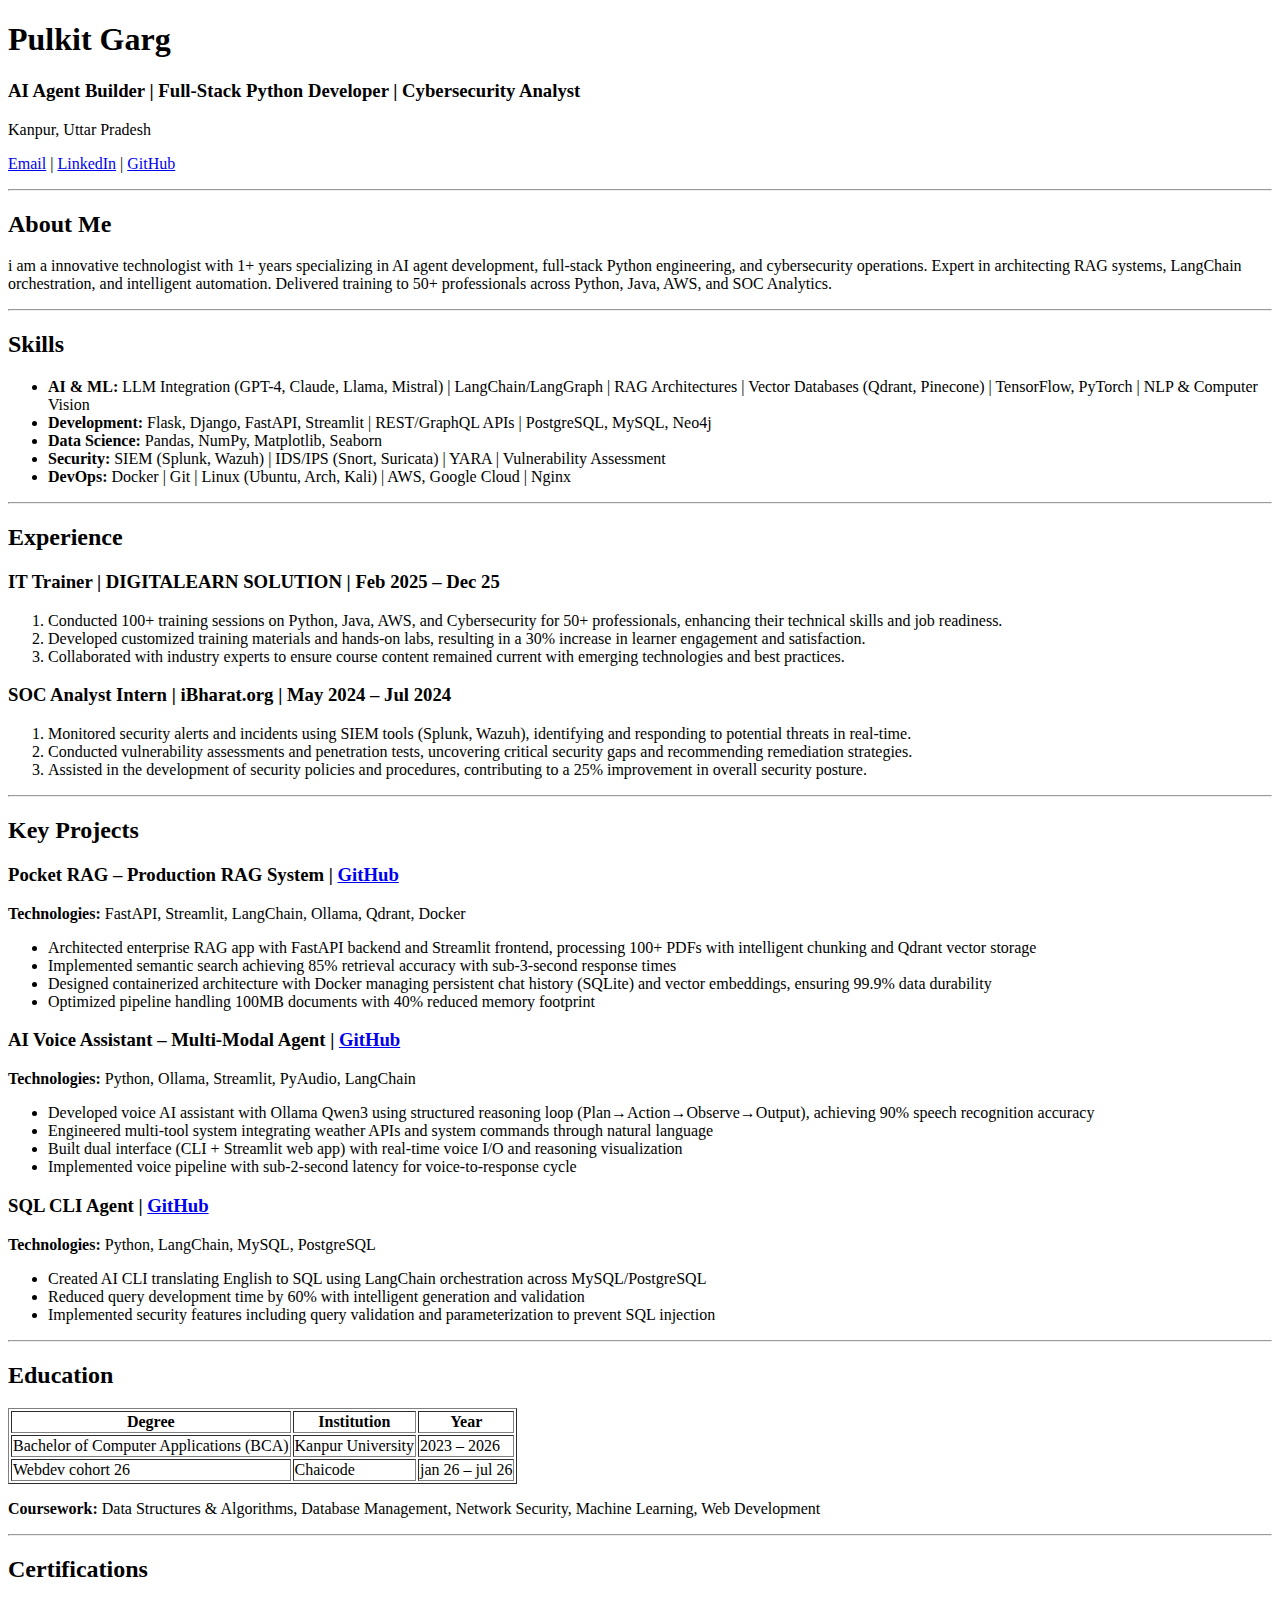
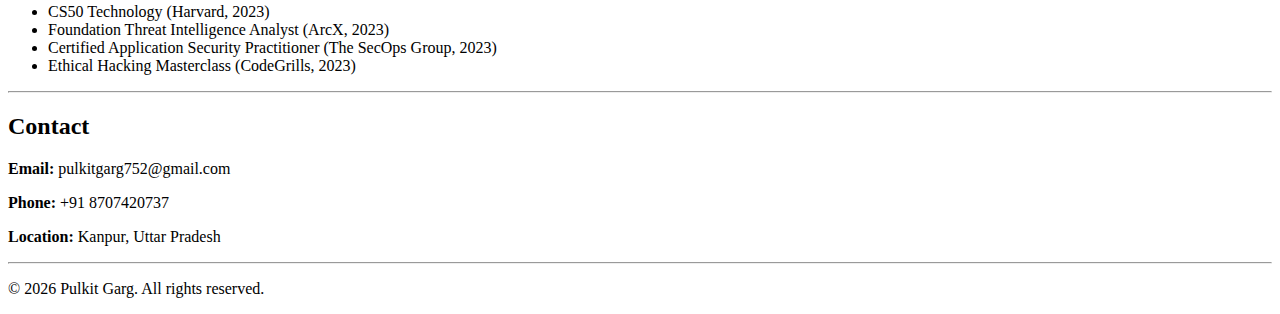
<file: chai_aur_html/index.html>
<!DOCTYPE html>
<html lang="en">
<head>
    <meta charset="UTF-8">
    <meta name="viewport" content="width=device-width, initial-scale=1.0">
    <title>Resume</title>
</head>
<body>
    <h1>Pulkit Garg</h1>
    <h3>AI Agent Builder | Full-Stack Python Developer |
Cybersecurity Analyst</h3>
<p>Kanpur, Uttar Pradesh</p>
<p><a href="mailto:pulkitgarg752@gmail.com">Email</a> | 
    <a href="https://www.linkedin.com/in/-pulkitgarg-/">LinkedIn</a> | 
    <a href="https://www.github.com/Knightride1">GitHub</a>
</p>
<hr>
<h2>About Me</h2>
<p>i am a innovative technologist with 1+ years specializing in AI agent development, full-stack Python
engineering, and cybersecurity operations. Expert in architecting RAG systems, LangChain
orchestration, and intelligent automation. Delivered training to 50+ professionals across Python,
Java, AWS, and SOC Analytics.
</p>
<hr>
<h2>Skills</h2>
<ul>
    <li>
        <strong>AI & ML:</strong> LLM Integration (GPT-4, Claude, Llama, Mistral) | LangChain/LangGraph | RAG Architectures | Vector Databases (Qdrant, Pinecone) | TensorFlow, PyTorch | NLP & Computer Vision
    </li>
    <li>
        <strong>Development:</strong> Flask, Django, FastAPI, Streamlit | REST/GraphQL APIs | PostgreSQL, MySQL, Neo4j
    </li>
    <li>
        <strong>Data Science:</strong> Pandas, NumPy, Matplotlib, Seaborn
    </li>
    <li>
        <strong>Security:</strong> SIEM (Splunk, Wazuh) | IDS/IPS (Snort, Suricata) | YARA | Vulnerability Assessment
    </li>
    <li>
        <strong>DevOps:</strong> Docker | Git | Linux (Ubuntu, Arch, Kali) | AWS, Google Cloud | Nginx
    </li>
</ul>
<hr>
<h2>Experience</h2>
<h3>IT Trainer | DIGITALEARN SOLUTION | Feb 2025 – Dec 25</h3>
<ol>
    <li>Conducted 100+ training sessions on Python, Java, AWS, and Cybersecurity for 50+ professionals, enhancing their technical skills and job readiness.</li>
    <li>Developed customized training materials and hands-on labs, resulting in a 30% increase in learner engagement and satisfaction.</li>
    <li>Collaborated with industry experts to ensure course content remained current with emerging technologies and best practices.</li>
</ol>
<H3>SOC Analyst Intern | iBharat.org | May 2024 – Jul 2024</H3>
<ol>
    <li>Monitored security alerts and incidents using SIEM tools (Splunk, Wazuh), identifying and responding to potential threats in real-time.</li>
    <li>Conducted vulnerability assessments and penetration tests, uncovering critical security gaps and recommending remediation strategies.</li>
    <li>Assisted in the development of security policies and procedures, contributing to a 25% improvement in overall security posture.</li>
</ol>
<hr>
<h2>Key Projects</h2>

<div class="project">
    <h3>Pocket RAG – Production RAG System | <a href="https://github.com/Knightride1/Pocket-Rag">GitHub</a></h3>
    <p><strong>Technologies:</strong> FastAPI, Streamlit, LangChain, Ollama, Qdrant, Docker</p>
    <ul>
        <li>Architected enterprise RAG app with FastAPI backend and Streamlit frontend, processing 100+ PDFs with intelligent chunking and Qdrant vector storage</li>
        <li>Implemented semantic search achieving 85% retrieval accuracy with sub-3-second response times</li>
        <li>Designed containerized architecture with Docker managing persistent chat history (SQLite) and vector embeddings, ensuring 99.9% data durability</li>
        <li>Optimized pipeline handling 100MB documents with 40% reduced memory footprint</li>
    </ul>
</div>

<div class="project">
    <h3>AI Voice Assistant – Multi-Modal Agent | <a href="https://github.com/Knightride1/Ai-voice-assistant">GitHub</a></h3>
    <p><strong>Technologies:</strong> Python, Ollama, Streamlit, PyAudio, LangChain</p>
    <ul>
        <li>Developed voice AI assistant with Ollama Qwen3 using structured reasoning loop (Plan→Action→Observe→Output), achieving 90% speech recognition accuracy</li>
        <li>Engineered multi-tool system integrating weather APIs and system commands through natural language</li>
        <li>Built dual interface (CLI + Streamlit web app) with real-time voice I/O and reasoning visualization</li>
        <li>Implemented voice pipeline with sub-2-second latency for voice-to-response cycle</li>
    </ul>
</div>

<div class="project">
    <h3>SQL CLI Agent | <a href="https://github.com/Knightride1/Sql-cli-agent">GitHub</a></h3>
    <p><strong>Technologies:</strong> Python, LangChain, MySQL, PostgreSQL</p>
    <ul>
        <li>Created AI CLI translating English to SQL using LangChain orchestration across MySQL/PostgreSQL</li>
        <li>Reduced query development time by 60% with intelligent generation and validation</li>
        <li>Implemented security features including query validation and parameterization to prevent SQL injection</li>
    </ul>
</div>

<hr>
<h2>Education</h2>
<table border="1">
    <tr>
        <th>Degree</th>
        <th>Institution</th>
        <th>Year</th>
    </tr>
    <tr>
        <td>Bachelor of Computer Applications (BCA)</td>
        <td>Kanpur University</td>
        <td>2023 – 2026</td>
    </tr>
    <tr>
        <td>Webdev cohort 26</td>
        <td>Chaicode</td>
        <td>jan 26 – jul 26</td>
    </tr>
</table>
<p><strong>Coursework:</strong> Data Structures & Algorithms, Database Management, Network Security, Machine Learning, Web Development</p>

<hr>
<h2>Certifications</h2>
<ul>
    <li>CS50 Technology (Harvard, 2023)</li>
    <li>Foundation Threat Intelligence Analyst (ArcX, 2023)</li>
    <li>Certified Application Security Practitioner (The SecOps Group, 2023)</li>
    <li>Ethical Hacking Masterclass (CodeGrills, 2023)</li>
</ul>

<hr>
<h2>Contact</h2>
<p><strong>Email:</strong> pulkitgarg752@gmail.com</p>
<p><strong>Phone:</strong> +91 8707420737</p>
<p><strong>Location:</strong> Kanpur, Uttar Pradesh</p>

<hr>
<p>© 2026 Pulkit Garg. All rights reserved.</p>

</body>
</html>
</file>
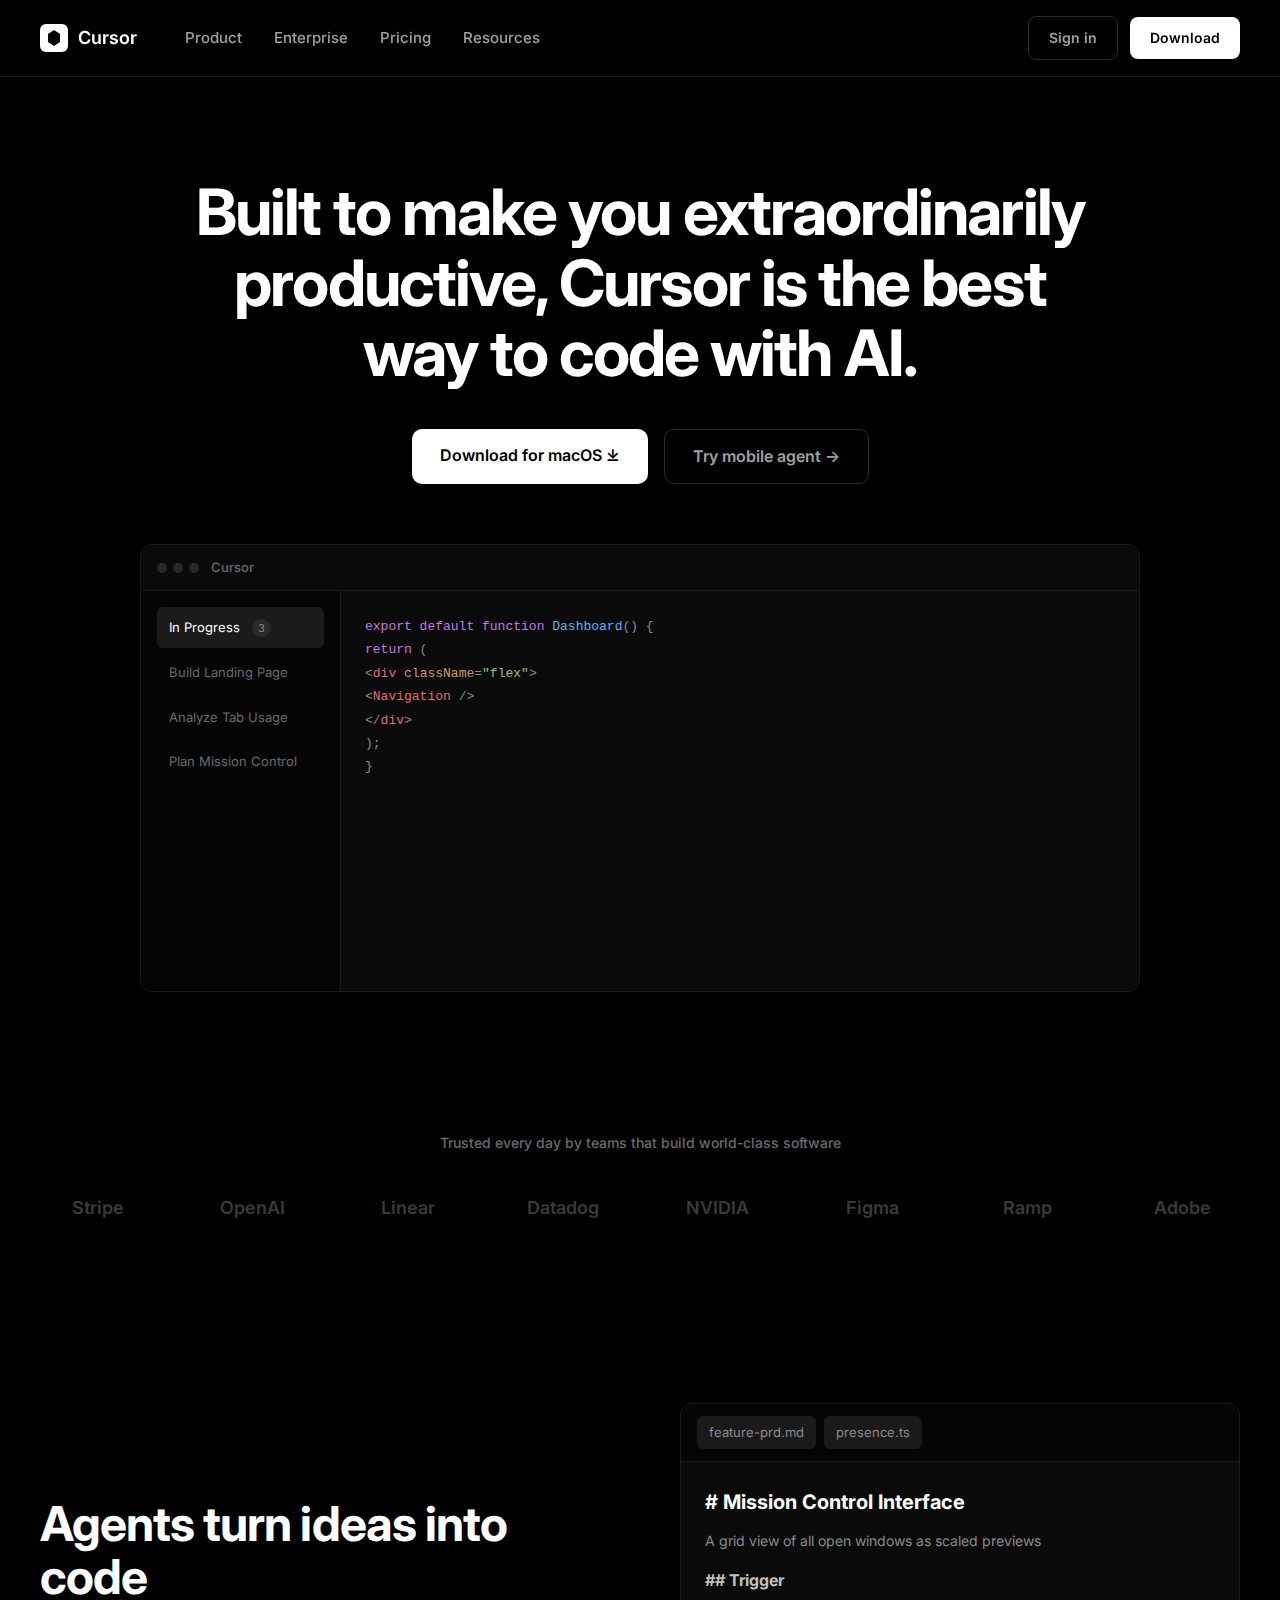
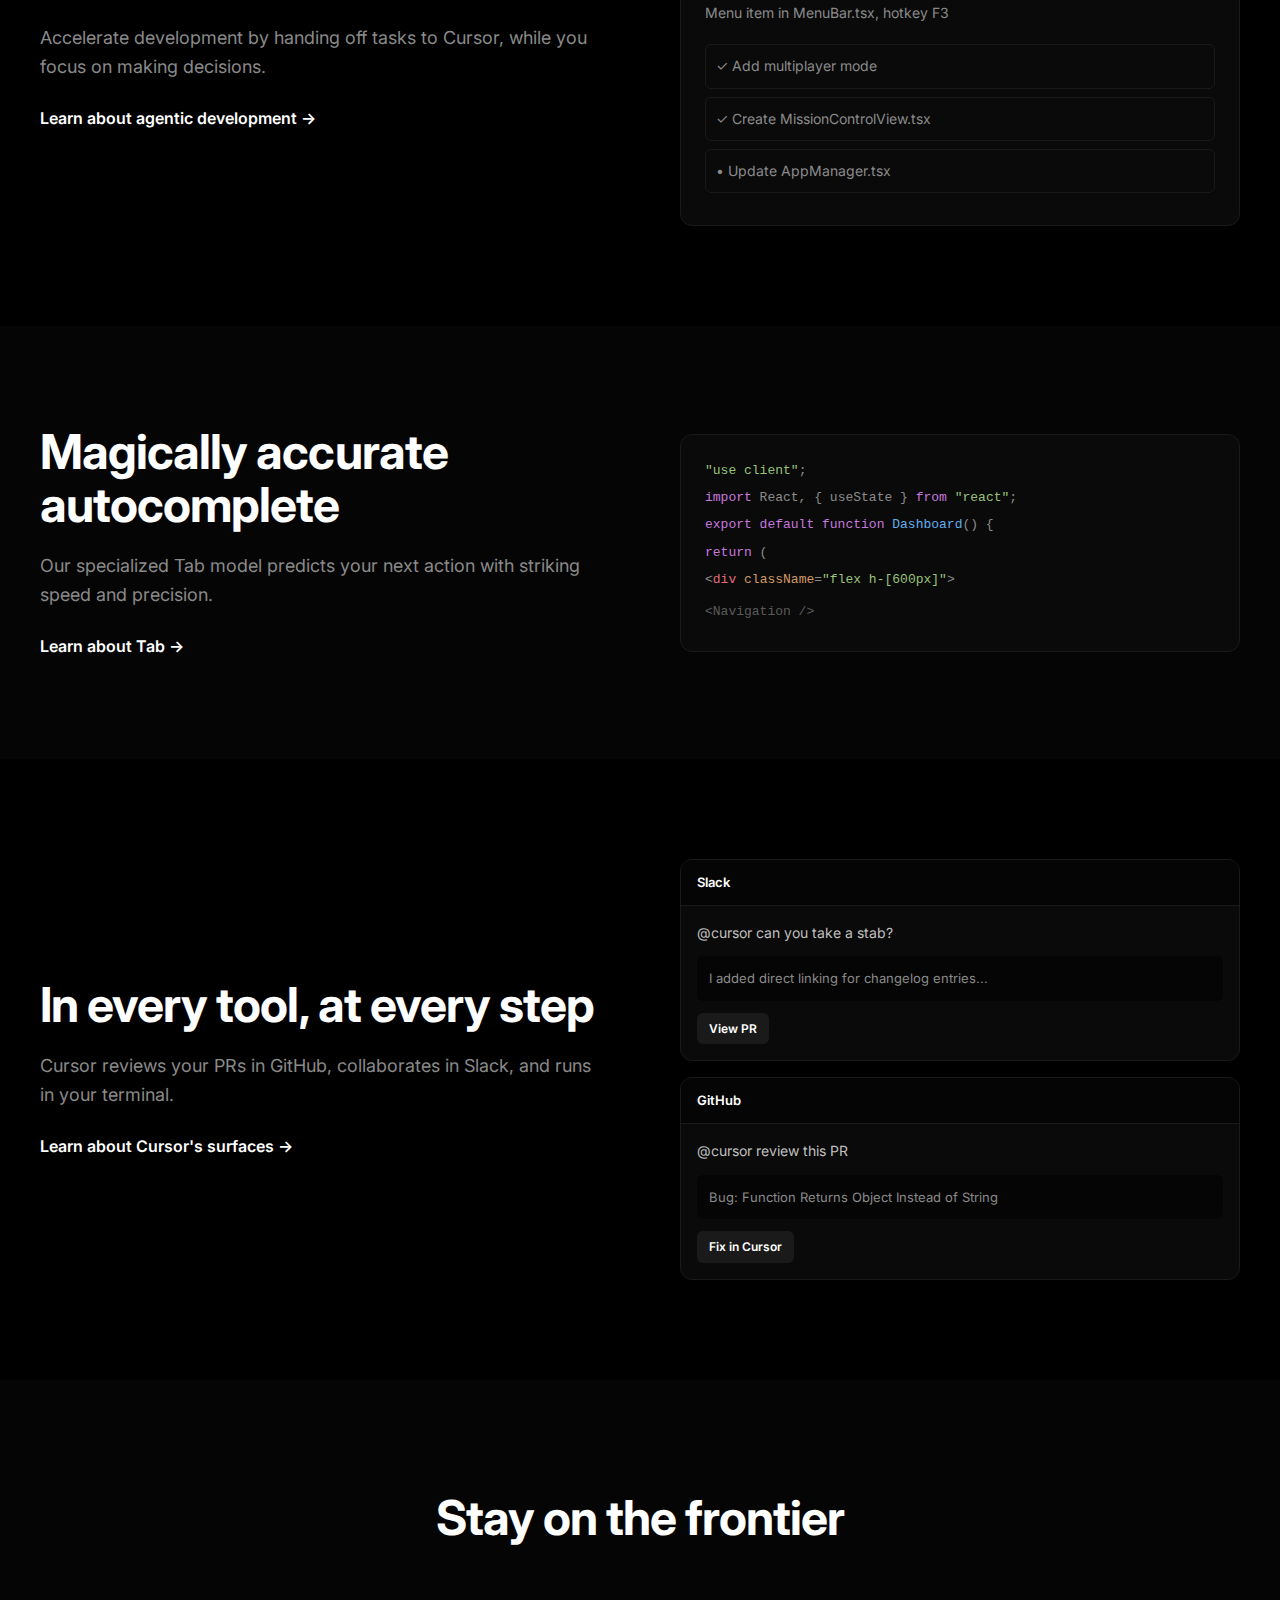
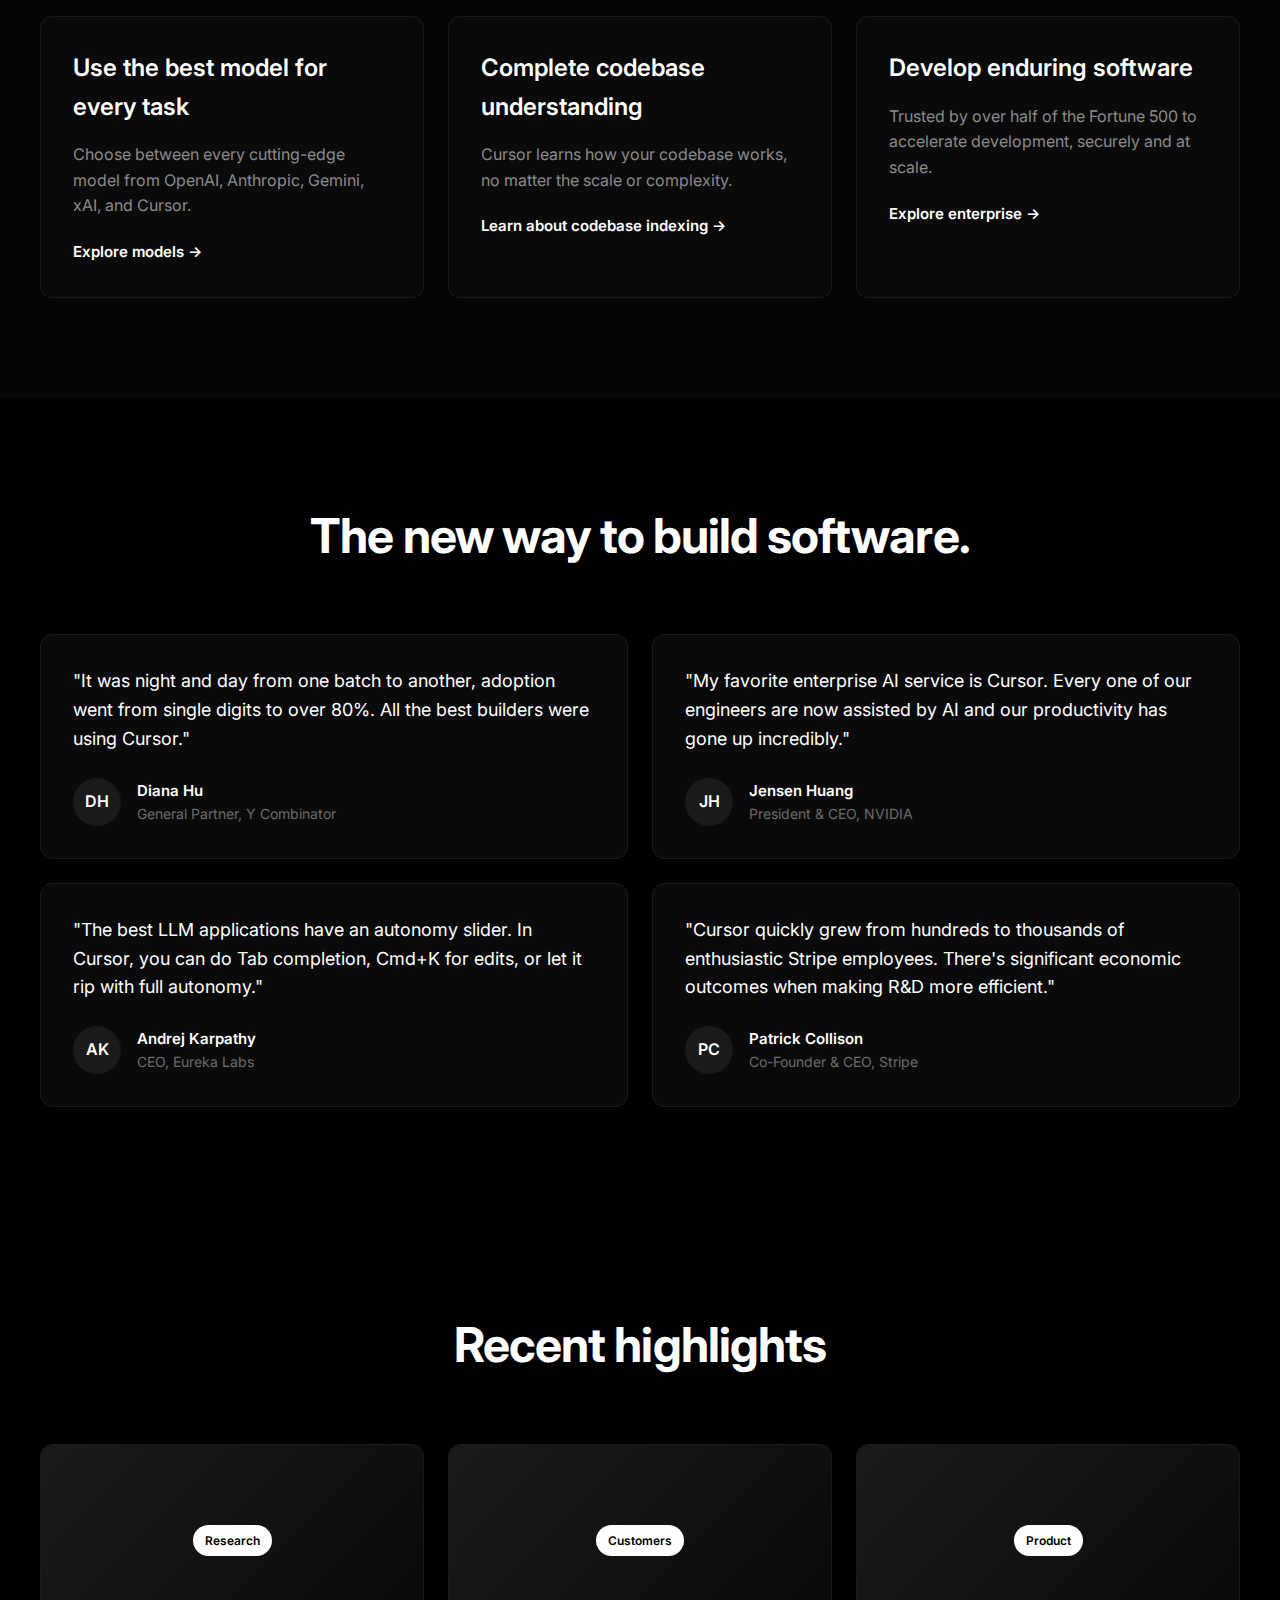
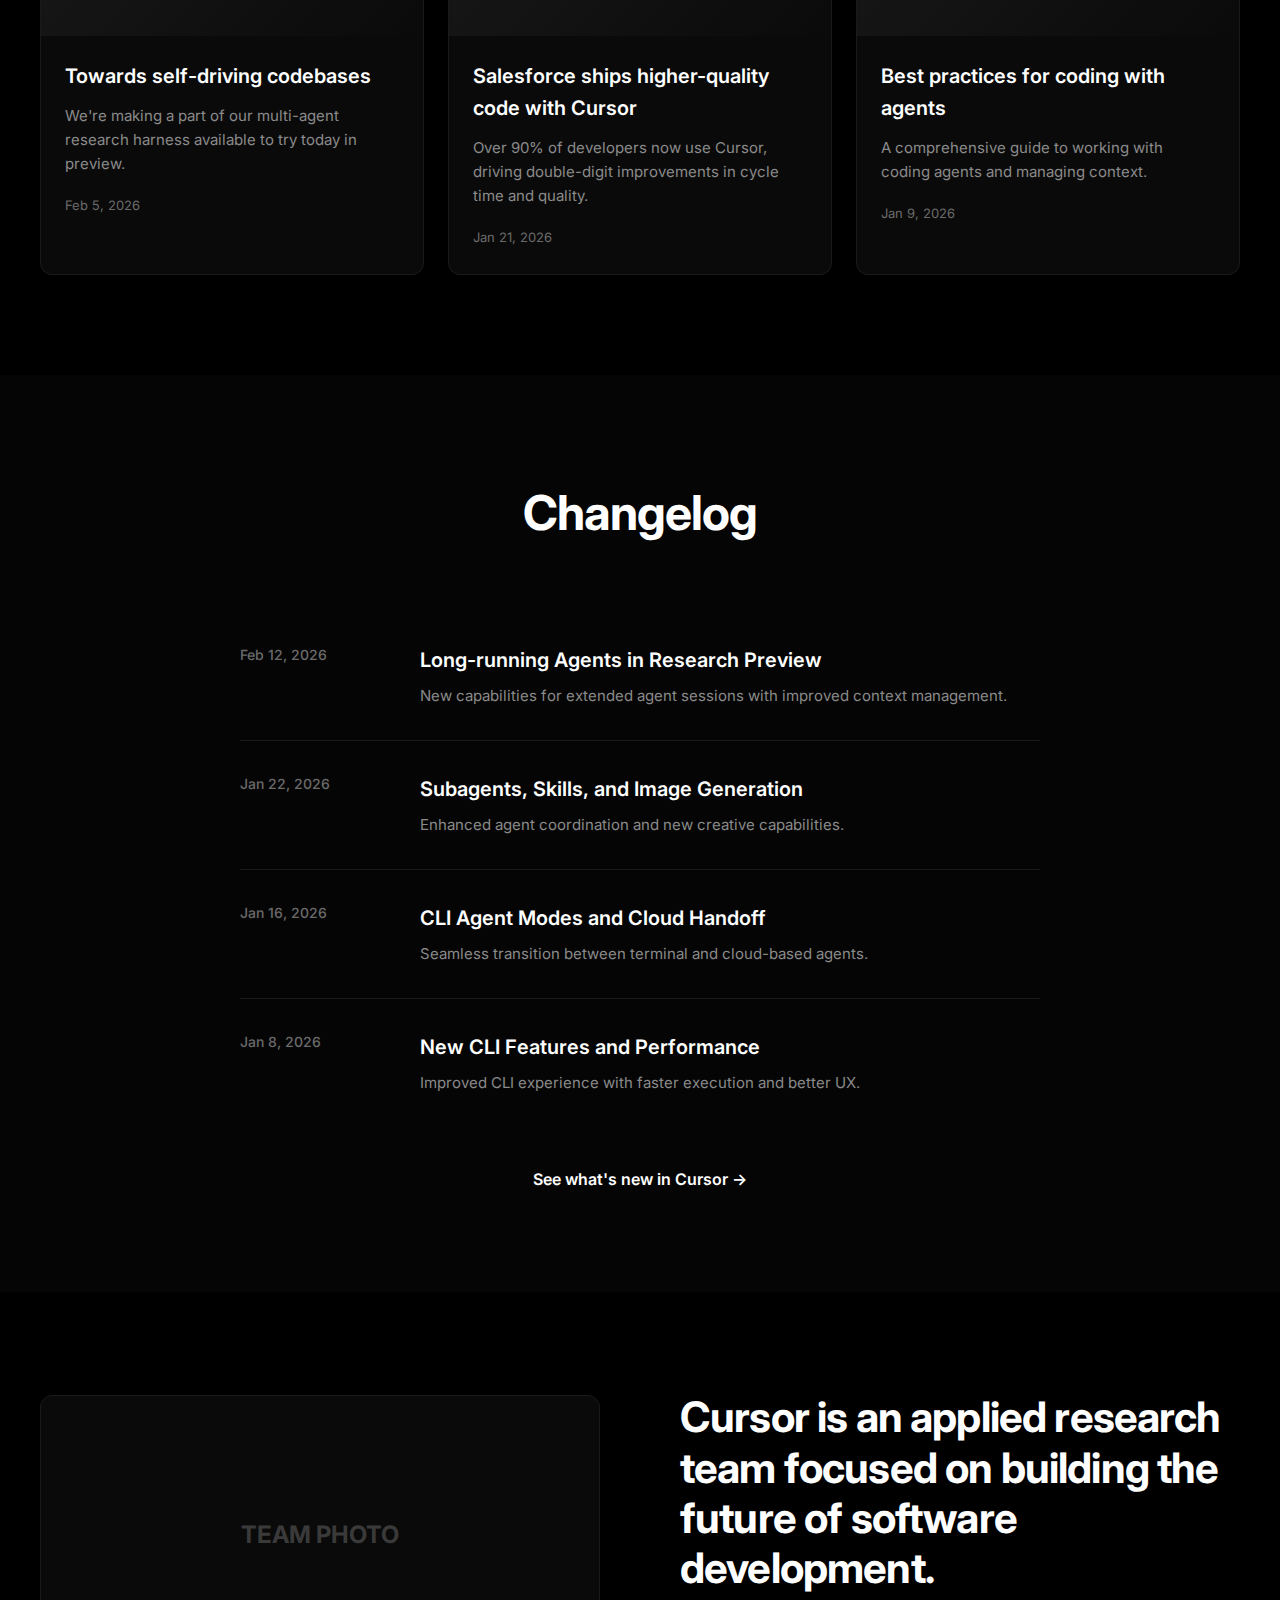
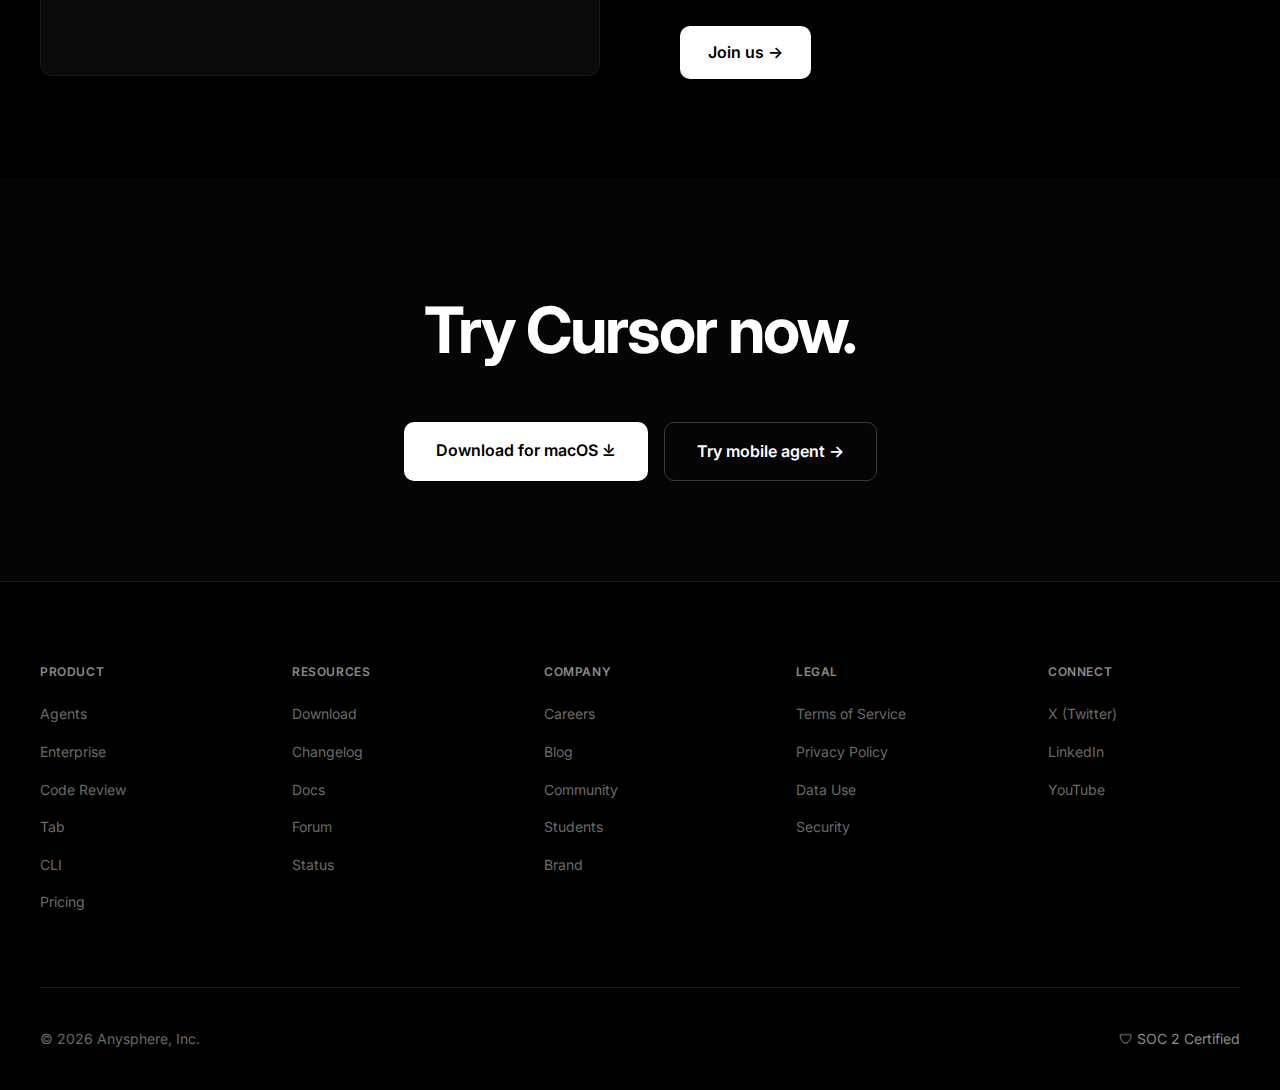
<file: cursor-clone/index.html>
<!DOCTYPE html>
<html lang="en">
<head>
    <meta charset="UTF-8">
    <meta name="viewport" content="width=device-width, initial-scale=1.0">
    <title>Cursor: The AI Code Editor</title>
    <link rel="stylesheet" href="styles.css">
    <link rel="preconnect" href="https://fonts.googleapis.com">
    <link rel="preconnect" href="https://fonts.gstatic.com" crossorigin>
    <link href="https://fonts.googleapis.com/css2?family=Inter:wght@300;400;500;600;700;800&display=swap" rel="stylesheet">
</head>
<body>
    <!-- Navigation Bar -->
    <nav class="navbar">
        <div class="container">
            <div class="nav-content">
                <div class="nav-left">
                    <a href="#" class="logo">
                        <svg width="28" height="28" viewBox="0 0 28 28" fill="none">
                            <rect width="28" height="28" rx="6" fill="#fff"/>
                            <path d="M14 6L8 10V18L14 22L20 18V10L14 6Z" fill="#000"/>
                        </svg>
                        <span>Cursor</span>
                    </a>
                    <div class="nav-links">
                        <div class="nav-item dropdown">
                            <a href="#product">Product</a>
                            <div class="dropdown-content">
                                <a href="#agents">Agents</a>
                                <a href="#code-review">Code Review</a>
                                <a href="#tab">Tab</a>
                                <a href="#cli">CLI</a>
                            </div>
                        </div>
                        <a href="#enterprise" class="nav-item">Enterprise</a>
                        <a href="#pricing" class="nav-item">Pricing</a>
                        <div class="nav-item dropdown">
                            <a href="#resources">Resources</a>
                            <div class="dropdown-content">
                                <a href="#changelog">Changelog</a>
                                <a href="#blog">Blog</a>
                                <a href="#docs">Docs</a>
                                <a href="#community">Community</a>
                            </div>
                        </div>
                    </div>
                </div>
                <div class="nav-right">
                    <a href="#signin" class="btn-secondary">Sign in</a>
                    <a href="#download" class="btn-primary">Download</a>
                </div>
            </div>
        </div>
    </nav>

    <!-- Hero Section -->
    <section class="hero">
        <div class="container">
            <div class="hero-content">
                <h1 class="hero-title">Built to make you extraordinarily productive, Cursor is the best way to code with AI.</h1>
                <div class="hero-buttons">
                    <a href="#download" class="btn-hero-primary">Download for macOS ⤓</a>
                    <a href="#mobile" class="btn-hero-secondary">Try mobile agent →</a>
                </div>
            </div>
            <div class="hero-image">
                <div class="editor-mockup">
                    <div class="editor-header">
                        <div class="editor-dots">
                            <span></span>
                            <span></span>
                            <span></span>
                        </div>
                        <div class="editor-title">Cursor</div>
                    </div>
                    <div class="editor-content">
                        <div class="editor-sidebar">
                            <div class="sidebar-item active">In Progress <span class="badge">3</span></div>
                            <div class="sidebar-item">Build Landing Page</div>
                            <div class="sidebar-item">Analyze Tab Usage</div>
                            <div class="sidebar-item">Plan Mission Control</div>
                        </div>
                        <div class="editor-main">
                            <div class="code-preview">
                                <div class="code-line"><span class="keyword">export default function</span> <span class="function">Dashboard</span>() {</div>
                                <div class="code-line">  <span class="keyword">return</span> (</div>
                                <div class="code-line">    &lt;<span class="tag">div</span> <span class="attr">className</span>=<span class="string">"flex"</span>&gt;</div>
                                <div class="code-line">      &lt;<span class="tag">Navigation</span> /&gt;</div>
                                <div class="code-line">    &lt;/<span class="tag">div</span>&gt;</div>
                                <div class="code-line">  );</div>
                                <div class="code-line">}</div>
                            </div>
                        </div>
                    </div>
                </div>
            </div>
        </div>
    </section>

    <!-- Trusted By Logos -->
    <section class="trusted-by">
        <div class="container">
            <p class="trusted-title">Trusted every day by teams that build world-class software</p>
            <div class="logos-grid">
                <div class="logo-item">Stripe</div>
                <div class="logo-item">OpenAI</div>
                <div class="logo-item">Linear</div>
                <div class="logo-item">Datadog</div>
                <div class="logo-item">NVIDIA</div>
                <div class="logo-item">Figma</div>
                <div class="logo-item">Ramp</div>
                <div class="logo-item">Adobe</div>
            </div>
        </div>
    </section>

    <!-- Feature Section 1 -->
    <section class="feature-section">
        <div class="container">
            <div class="feature-row">
                <div class="feature-content">
                    <h2 class="feature-title">Agents turn ideas into code</h2>
                    <p class="feature-description">Accelerate development by handing off tasks to Cursor, while you focus on making decisions.</p>
                    <a href="#learn" class="feature-link">Learn about agentic development →</a>
                </div>
                <div class="feature-visual">
                    <div class="visual-window">
                        <div class="window-header">
                            <span class="tab">feature-prd.md</span>
                            <span class="tab">presence.ts</span>
                        </div>
                        <div class="window-content">
                            <div class="markdown-content">
                                <h3># Mission Control Interface</h3>
                                <p>A grid view of all open windows as scaled previews</p>
                                <h4>## Trigger</h4>
                                <p>Menu item in MenuBar.tsx, hotkey F3</p>
                            </div>
                            <div class="task-list">
                                <div class="task-item">✓ Add multiplayer mode</div>
                                <div class="task-item">✓ Create MissionControlView.tsx</div>
                                <div class="task-item">• Update AppManager.tsx</div>
                            </div>
                        </div>
                    </div>
                </div>
            </div>
        </div>
    </section>

    <!-- Feature Section 2 -->
    <section class="feature-section dark">
        <div class="container">
            <div class="feature-row reverse">
                <div class="feature-visual">
                    <div class="autocomplete-demo">
                        <div class="code-editor">
                            <div class="code-line-full"><span class="string">"use client"</span>;</div>
                            <div class="code-line-full"></div>
                            <div class="code-line-full"><span class="keyword">import</span> React, { useState } <span class="keyword">from</span> <span class="string">"react"</span>;</div>
                            <div class="code-line-full"><span class="keyword">export default function</span> <span class="function">Dashboard</span>() {</div>
                            <div class="code-line-full">  <span class="keyword">return</span> (</div>
                            <div class="code-line-full">    &lt;<span class="tag">div</span> <span class="attr">className</span>=<span class="string">"flex h-[600px]"</span>&gt;</div>
                            <div class="autocomplete-suggestion">
                                <div class="suggestion-text">      &lt;Navigation /&gt;</div>
                            </div>
                        </div>
                    </div>
                </div>
                <div class="feature-content">
                    <h2 class="feature-title">Magically accurate autocomplete</h2>
                    <p class="feature-description">Our specialized Tab model predicts your next action with striking speed and precision.</p>
                    <a href="#tab" class="feature-link">Learn about Tab →</a>
                </div>
            </div>
        </div>
    </section>

    <!-- Feature Section 3 -->
    <section class="feature-section">
        <div class="container">
            <div class="feature-row">
                <div class="feature-content">
                    <h2 class="feature-title">In every tool, at every step</h2>
                    <p class="feature-description">Cursor reviews your PRs in GitHub, collaborates in Slack, and runs in your terminal.</p>
                    <a href="#surfaces" class="feature-link">Learn about Cursor's surfaces →</a>
                </div>
                <div class="feature-visual">
                    <div class="integrations-grid">
                        <div class="integration-card">
                            <div class="card-header">Slack</div>
                            <div class="card-content">
                                <div class="message">@cursor can you take a stab?</div>
                                <div class="bot-response">I added direct linking for changelog entries...</div>
                                <div class="action-button">View PR</div>
                            </div>
                        </div>
                        <div class="integration-card">
                            <div class="card-header">GitHub</div>
                            <div class="card-content">
                                <div class="message">@cursor review this PR</div>
                                <div class="bot-response">Bug: Function Returns Object Instead of String</div>
                                <div class="action-button">Fix in Cursor</div>
                            </div>
                        </div>
                    </div>
                </div>
            </div>
        </div>
    </section>

    <!-- Feature Cards Grid -->
    <section class="feature-cards">
        <div class="container">
            <h2 class="section-title">Stay on the frontier</h2>
            <div class="cards-grid">
                <div class="info-card">
                    <h3>Use the best model for every task</h3>
                    <p>Choose between every cutting-edge model from OpenAI, Anthropic, Gemini, xAI, and Cursor.</p>
                    <a href="#models" class="card-link">Explore models →</a>
                </div>
                <div class="info-card">
                    <h3>Complete codebase understanding</h3>
                    <p>Cursor learns how your codebase works, no matter the scale or complexity.</p>
                    <a href="#indexing" class="card-link">Learn about codebase indexing →</a>
                </div>
                <div class="info-card">
                    <h3>Develop enduring software</h3>
                    <p>Trusted by over half of the Fortune 500 to accelerate development, securely and at scale.</p>
                    <a href="#enterprise" class="card-link">Explore enterprise →</a>
                </div>
            </div>
        </div>
    </section>

    <!-- Testimonials -->
    <section class="testimonials">
        <div class="container">
            <h2 class="section-title white">The new way to build software.</h2>
            <div class="testimonials-grid">
                <div class="testimonial-card">
                    <p class="quote">"It was night and day from one batch to another, adoption went from single digits to over 80%. All the best builders were using Cursor."</p>
                    <div class="author">
                        <div class="author-avatar">DH</div>
                        <div class="author-info">
                            <div class="author-name">Diana Hu</div>
                            <div class="author-role">General Partner, Y Combinator</div>
                        </div>
                    </div>
                </div>
                <div class="testimonial-card">
                    <p class="quote">"My favorite enterprise AI service is Cursor. Every one of our engineers are now assisted by AI and our productivity has gone up incredibly."</p>
                    <div class="author">
                        <div class="author-avatar">JH</div>
                        <div class="author-info">
                            <div class="author-name">Jensen Huang</div>
                            <div class="author-role">President & CEO, NVIDIA</div>
                        </div>
                    </div>
                </div>
                <div class="testimonial-card">
                    <p class="quote">"The best LLM applications have an autonomy slider. In Cursor, you can do Tab completion, Cmd+K for edits, or let it rip with full autonomy."</p>
                    <div class="author">
                        <div class="author-avatar">AK</div>
                        <div class="author-info">
                            <div class="author-name">Andrej Karpathy</div>
                            <div class="author-role">CEO, Eureka Labs</div>
                        </div>
                    </div>
                </div>
                <div class="testimonial-card">
                    <p class="quote">"Cursor quickly grew from hundreds to thousands of enthusiastic Stripe employees. There's significant economic outcomes when making R&D more efficient."</p>
                    <div class="author">
                        <div class="author-avatar">PC</div>
                        <div class="author-info">
                            <div class="author-name">Patrick Collison</div>
                            <div class="author-role">Co-Founder & CEO, Stripe</div>
                        </div>
                    </div>
                </div>
            </div>
        </div>
    </section>

    <!-- Use Cases / Stories -->
    <section class="use-cases">
        <div class="container">
            <h2 class="section-title">Recent highlights</h2>
            <div class="stories-grid">
                <div class="story-card">
                    <div class="story-image">
                        <div class="story-overlay">Research</div>
                    </div>
                    <div class="story-content">
                        <h3>Towards self-driving codebases</h3>
                        <p>We're making a part of our multi-agent research harness available to try today in preview.</p>
                        <span class="story-date">Feb 5, 2026</span>
                    </div>
                </div>
                <div class="story-card">
                    <div class="story-image">
                        <div class="story-overlay">Customers</div>
                    </div>
                    <div class="story-content">
                        <h3>Salesforce ships higher-quality code with Cursor</h3>
                        <p>Over 90% of developers now use Cursor, driving double-digit improvements in cycle time and quality.</p>
                        <span class="story-date">Jan 21, 2026</span>
                    </div>
                </div>
                <div class="story-card">
                    <div class="story-image">
                        <div class="story-overlay">Product</div>
                    </div>
                    <div class="story-content">
                        <h3>Best practices for coding with agents</h3>
                        <p>A comprehensive guide to working with coding agents and managing context.</p>
                        <span class="story-date">Jan 9, 2026</span>
                    </div>
                </div>
            </div>
        </div>
    </section>

    <!-- Changelog Section -->
    <section class="changelog-section">
        <div class="container">
            <h2 class="section-title">Changelog</h2>
            <div class="changelog-list">
                <div class="changelog-item">
                    <div class="changelog-date">Feb 12, 2026</div>
                    <div class="changelog-content">
                        <h3>Long-running Agents in Research Preview</h3>
                        <p>New capabilities for extended agent sessions with improved context management.</p>
                    </div>
                </div>
                <div class="changelog-item">
                    <div class="changelog-date">Jan 22, 2026</div>
                    <div class="changelog-content">
                        <h3>Subagents, Skills, and Image Generation</h3>
                        <p>Enhanced agent coordination and new creative capabilities.</p>
                    </div>
                </div>
                <div class="changelog-item">
                    <div class="changelog-date">Jan 16, 2026</div>
                    <div class="changelog-content">
                        <h3>CLI Agent Modes and Cloud Handoff</h3>
                        <p>Seamless transition between terminal and cloud-based agents.</p>
                    </div>
                </div>
                <div class="changelog-item">
                    <div class="changelog-date">Jan 8, 2026</div>
                    <div class="changelog-content">
                        <h3>New CLI Features and Performance</h3>
                        <p>Improved CLI experience with faster execution and better UX.</p>
                    </div>
                </div>
            </div>
            <a href="#changelog" class="view-all-link">See what's new in Cursor →</a>
        </div>
    </section>

    <!-- Team Section -->
    <section class="team-section">
        <div class="container">
            <div class="team-content">
                <div class="team-image">
                    <div class="team-photo">
                        <div class="photo-placeholder">TEAM PHOTO</div>
                    </div>
                </div>
                <div class="team-text">
                    <h2>Cursor is an applied research team focused on building the future of software development.</h2>
                    <a href="#careers" class="btn-hero-primary">Join us →</a>
                </div>
            </div>
        </div>
    </section>

    <!-- Final CTA -->
    <section class="final-cta">
        <div class="container">
            <div class="cta-content">
                <h2 class="cta-title">Try Cursor now.</h2>
                <div class="cta-buttons">
                    <a href="#download" class="btn-cta-primary">Download for macOS ⤓</a>
                    <a href="#mobile" class="btn-cta-secondary">Try mobile agent →</a>
                </div>
            </div>
        </div>
    </section>

    <!-- Footer -->
    <footer class="footer">
        <div class="container">
            <div class="footer-content">
                <div class="footer-column">
                    <h4 class="footer-title">Product</h4>
                    <ul class="footer-links">
                        <li><a href="#agents">Agents</a></li>
                        <li><a href="#enterprise">Enterprise</a></li>
                        <li><a href="#code-review">Code Review</a></li>
                        <li><a href="#tab">Tab</a></li>
                        <li><a href="#cli">CLI</a></li>
                        <li><a href="#pricing">Pricing</a></li>
                    </ul>
                </div>
                <div class="footer-column">
                    <h4 class="footer-title">Resources</h4>
                    <ul class="footer-links">
                        <li><a href="#download">Download</a></li>
                        <li><a href="#changelog">Changelog</a></li>
                        <li><a href="#docs">Docs</a></li>
                        <li><a href="#forum">Forum</a></li>
                        <li><a href="#status">Status</a></li>
                    </ul>
                </div>
                <div class="footer-column">
                    <h4 class="footer-title">Company</h4>
                    <ul class="footer-links">
                        <li><a href="#careers">Careers</a></li>
                        <li><a href="#blog">Blog</a></li>
                        <li><a href="#community">Community</a></li>
                        <li><a href="#students">Students</a></li>
                        <li><a href="#brand">Brand</a></li>
                    </ul>
                </div>
                <div class="footer-column">
                    <h4 class="footer-title">Legal</h4>
                    <ul class="footer-links">
                        <li><a href="#terms">Terms of Service</a></li>
                        <li><a href="#privacy">Privacy Policy</a></li>
                        <li><a href="#data">Data Use</a></li>
                        <li><a href="#security">Security</a></li>
                    </ul>
                </div>
                <div class="footer-column">
                    <h4 class="footer-title">Connect</h4>
                    <ul class="footer-links">
                        <li><a href="#twitter">X (Twitter)</a></li>
                        <li><a href="#linkedin">LinkedIn</a></li>
                        <li><a href="#youtube">YouTube</a></li>
                    </ul>
                </div>
            </div>
            <div class="footer-bottom">
                <div class="footer-copy">© 2026 Anysphere, Inc.</div>
                <div class="footer-badge">🛡 SOC 2 Certified</div>
            </div>
        </div>
    </footer>
</body>
</html>
</file>
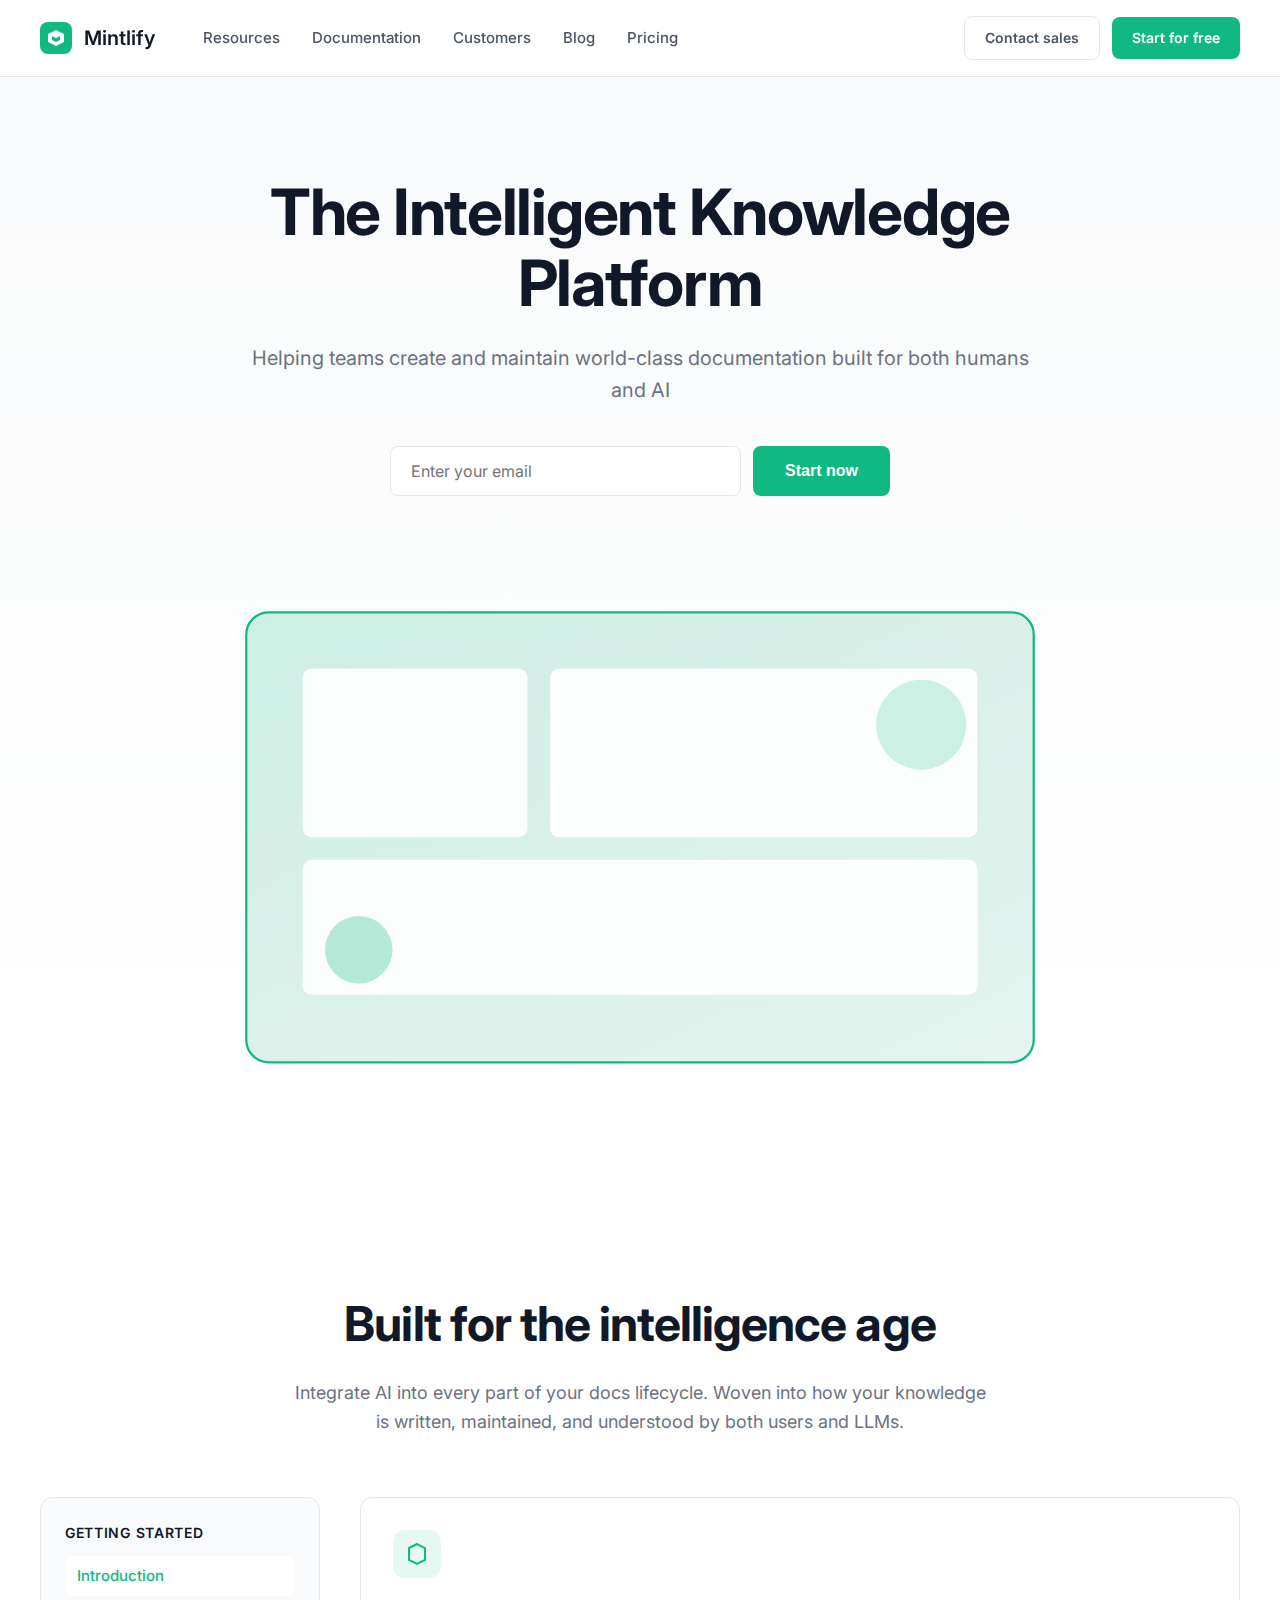
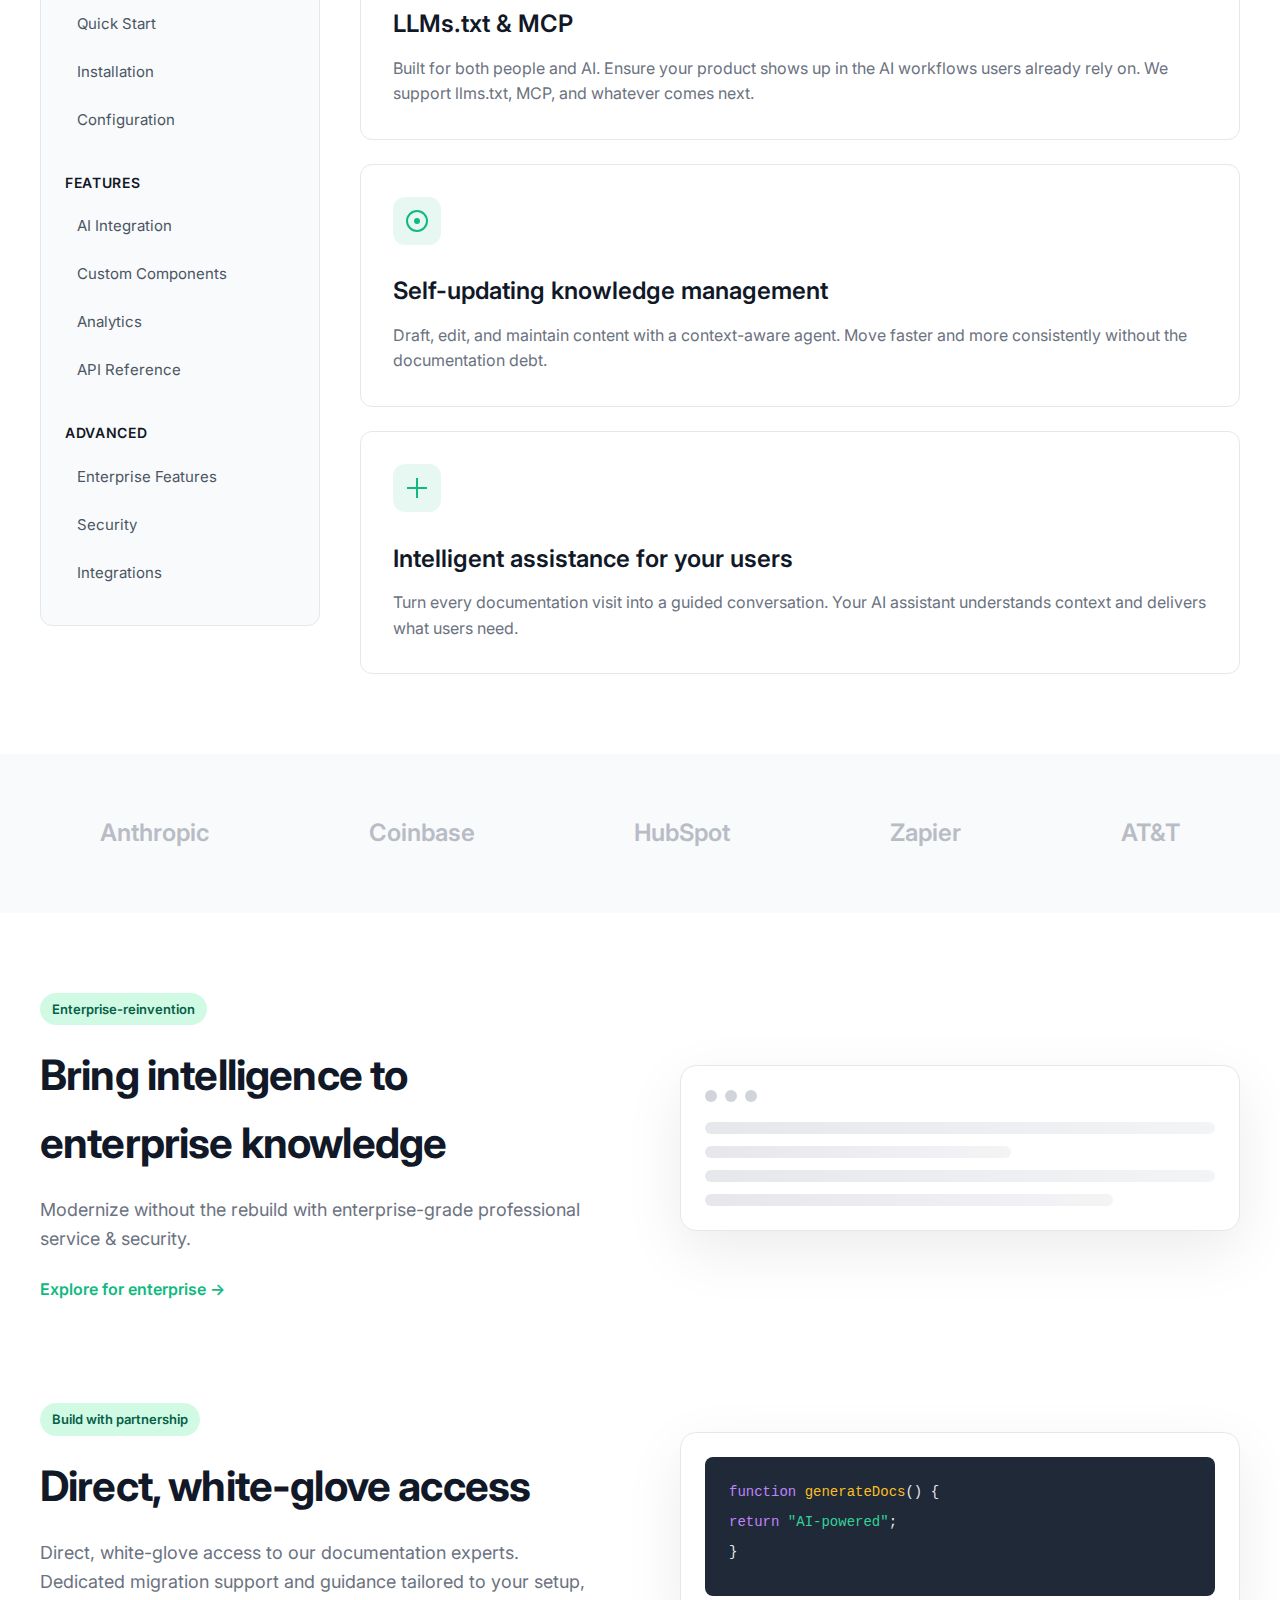
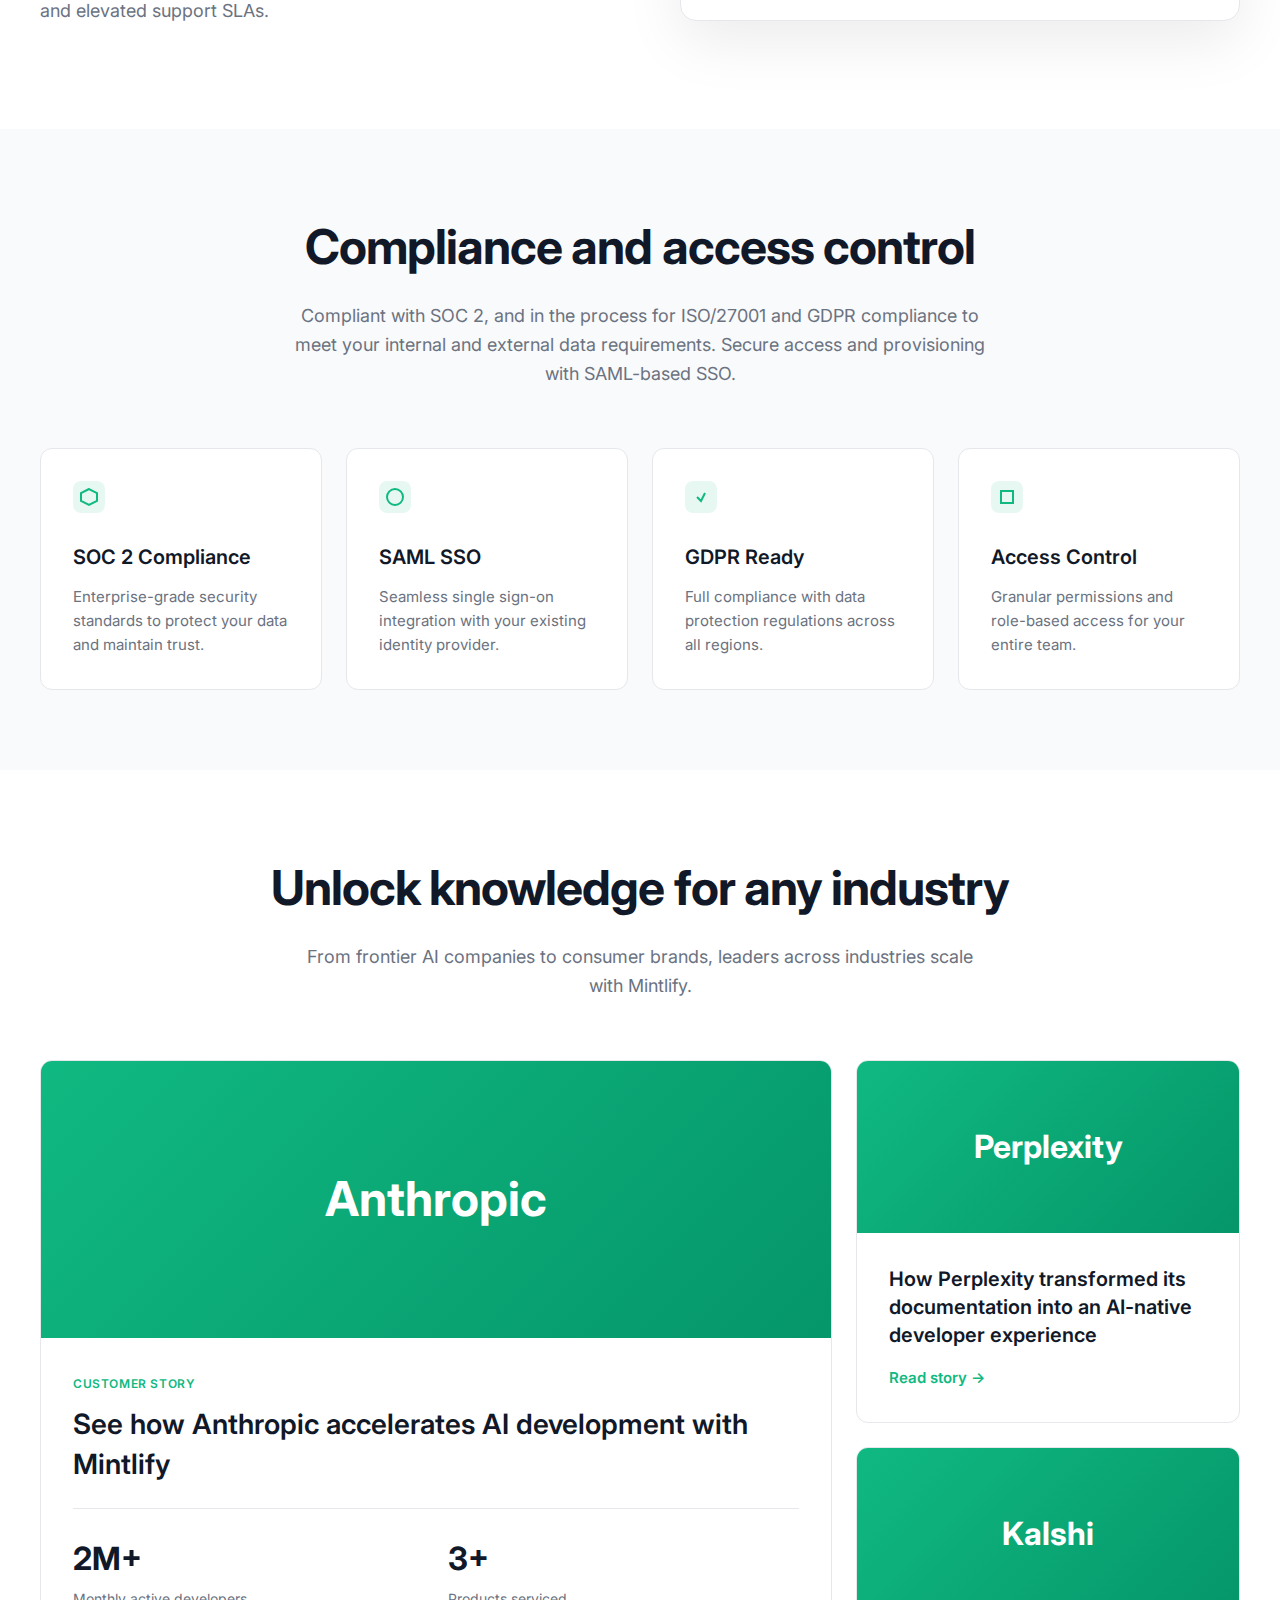
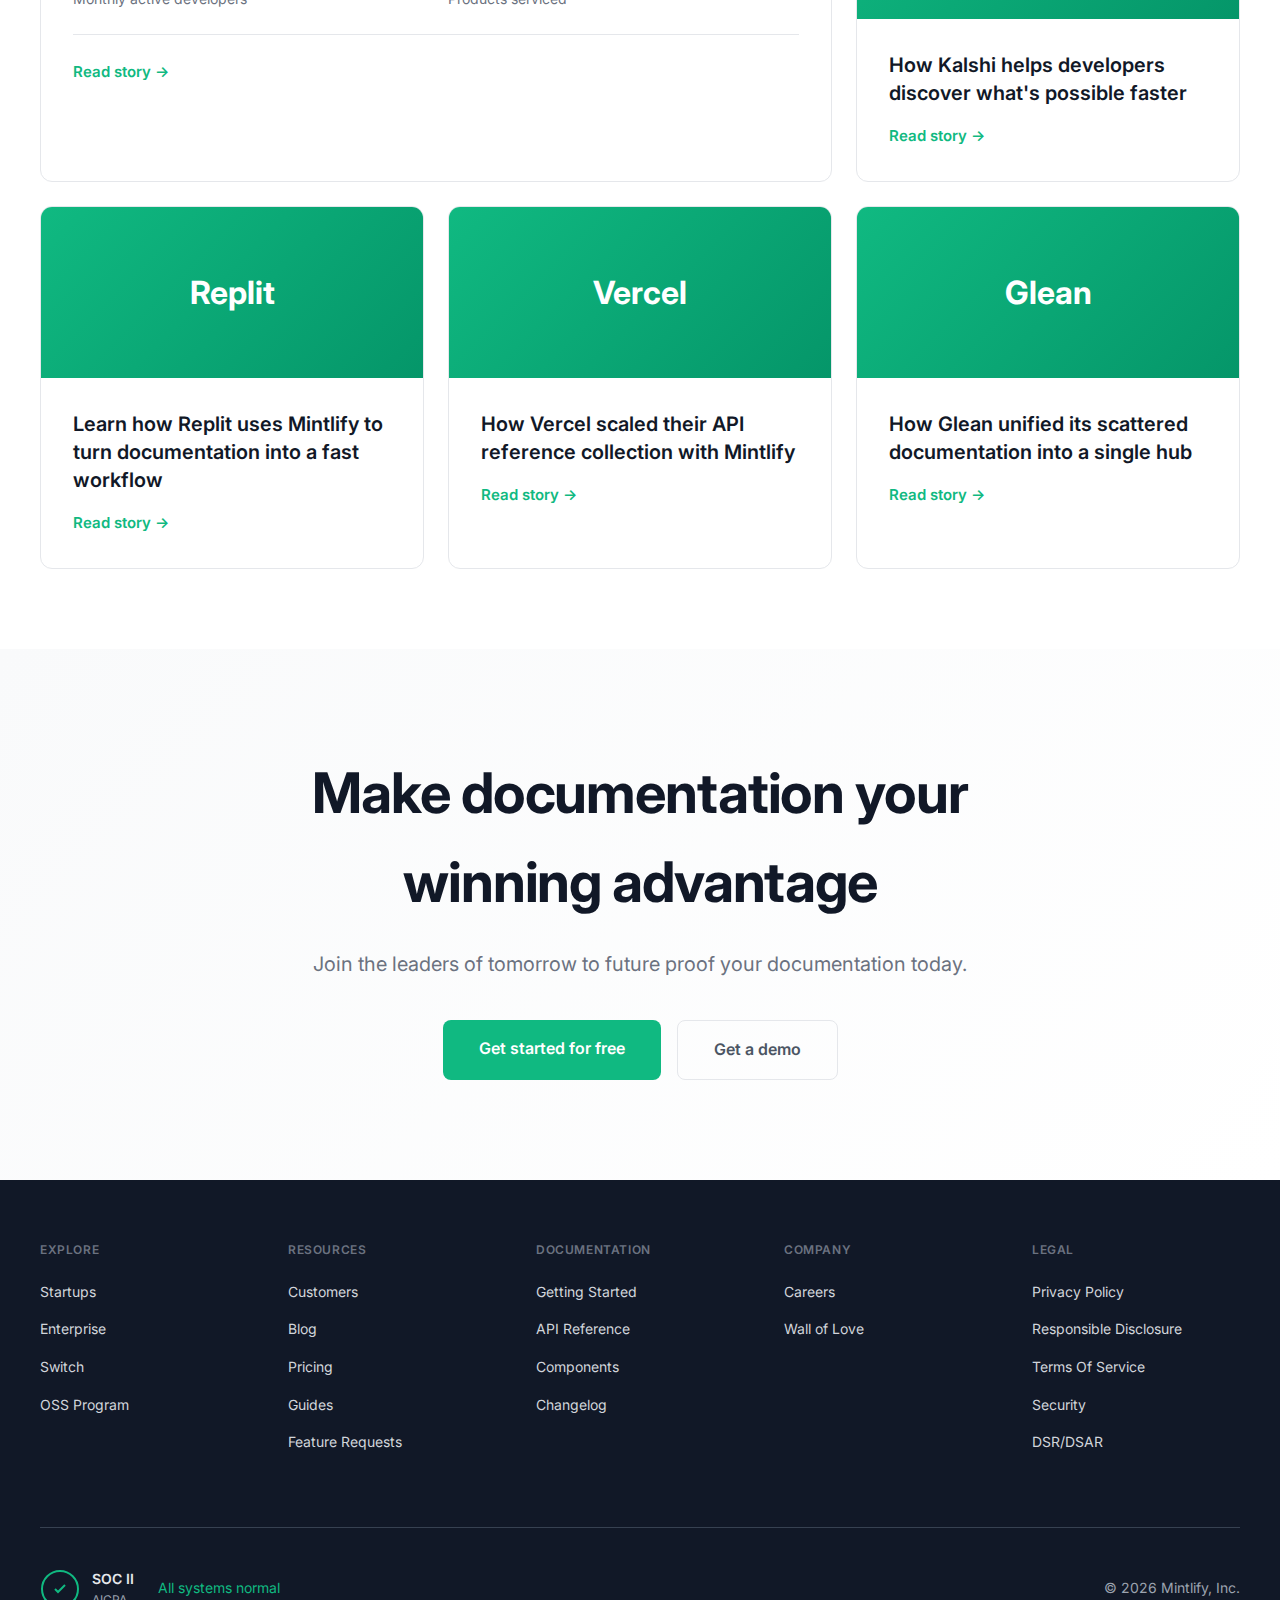
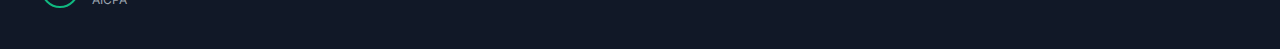
<file: mintlify-clone/index.html>
<!DOCTYPE html>
<html lang="en">
<head>
    <meta charset="UTF-8">
    <meta name="viewport" content="width=device-width, initial-scale=1.0">
    <title>Mintlify - The Intelligent Documentation Platform</title>
    <link rel="stylesheet" href="styles.css">
    <link rel="preconnect" href="https://fonts.googleapis.com">
    <link rel="preconnect" href="https://fonts.gstatic.com" crossorigin>
    <link href="https://fonts.googleapis.com/css2?family=Inter:wght@300;400;500;600;700&display=swap" rel="stylesheet">
</head>
<body>
    <!-- Navigation Bar -->
    <nav class="navbar">
        <div class="container">
            <div class="nav-content">
                <div class="nav-left">
                    <a href="#" class="logo">
                        <svg width="32" height="32" viewBox="0 0 32 32" fill="none">
                            <rect width="32" height="32" rx="8" fill="#10B981"/>
                            <path d="M16 8L8 12V20L16 24L24 20V12L16 8Z" fill="white"/>
                            <path d="M16 16L12 14V18L16 20L20 18V14L16 16Z" fill="#10B981"/>
                        </svg>
                        <span>Mintlify</span>
                    </a>
                    <div class="nav-links">
                        <div class="nav-item dropdown">
                            <a href="#resources">Resources</a>
                            <div class="dropdown-content">
                                <a href="#startups">Startups</a>
                                <a href="#enterprise">Enterprise</a>
                                <a href="#switch">Switch</a>
                            </div>
                        </div>
                        <a href="#documentation" class="nav-item">Documentation</a>
                        <a href="#customers" class="nav-item">Customers</a>
                        <a href="#blog" class="nav-item">Blog</a>
                        <a href="#pricing" class="nav-item">Pricing</a>
                    </div>
                </div>
                <div class="nav-right">
                    <a href="#contact" class="btn-secondary">Contact sales</a>
                    <a href="#signup" class="btn-primary">Start for free</a>
                </div>
            </div>
        </div>
    </nav>

    <!-- Hero Section -->
    <section class="hero">
        <div class="container">
            <div class="hero-content">
                <h1 class="hero-title">The Intelligent Knowledge Platform</h1>
                <p class="hero-subtitle">Helping teams create and maintain world-class documentation built for both humans and AI</p>
                <div class="hero-cta">
                    <input type="email" placeholder="Enter your email" class="email-input">
                    <button class="btn-hero">Start now</button>
                </div>
            </div>
            <div class="hero-image">
                <svg viewBox="0 0 800 500" class="hero-illustration">
                    <defs>
                        <linearGradient id="grad1" x1="0%" y1="0%" x2="100%" y2="100%">
                            <stop offset="0%" style="stop-color:#10B981;stop-opacity:0.2" />
                            <stop offset="100%" style="stop-color:#059669;stop-opacity:0.1" />
                        </linearGradient>
                    </defs>
                    <rect x="50" y="50" width="700" height="400" rx="20" fill="url(#grad1)" stroke="#10B981" stroke-width="2"/>
                    <rect x="100" y="100" width="200" height="150" rx="8" fill="#ffffff" opacity="0.9"/>
                    <rect x="320" y="100" width="380" height="150" rx="8" fill="#ffffff" opacity="0.9"/>
                    <rect x="100" y="270" width="600" height="120" rx="8" fill="#ffffff" opacity="0.9"/>
                    <circle cx="150" cy="350" r="30" fill="#10B981" opacity="0.3"/>
                    <circle cx="650" cy="150" r="40" fill="#10B981" opacity="0.2"/>
                </svg>
            </div>
        </div>
    </section>

    <!-- Documentation Preview Section -->
    <section class="docs-preview">
        <div class="container">
            <h2 class="section-title">Built for the intelligence age</h2>
            <p class="section-subtitle">Integrate AI into every part of your docs lifecycle. Woven into how your knowledge is written, maintained, and understood by both users and LLMs.</p>
            <div class="docs-layout">
                <aside class="sidebar">
                    <div class="sidebar-section">
                        <h3 class="sidebar-title">Getting Started</h3>
                        <ul class="sidebar-links">
                            <li><a href="#" class="active">Introduction</a></li>
                            <li><a href="#">Quick Start</a></li>
                            <li><a href="#">Installation</a></li>
                            <li><a href="#">Configuration</a></li>
                        </ul>
                    </div>
                    <div class="sidebar-section">
                        <h3 class="sidebar-title">Features</h3>
                        <ul class="sidebar-links">
                            <li><a href="#">AI Integration</a></li>
                            <li><a href="#">Custom Components</a></li>
                            <li><a href="#">Analytics</a></li>
                            <li><a href="#">API Reference</a></li>
                        </ul>
                    </div>
                    <div class="sidebar-section">
                        <h3 class="sidebar-title">Advanced</h3>
                        <ul class="sidebar-links">
                            <li><a href="#">Enterprise Features</a></li>
                            <li><a href="#">Security</a></li>
                            <li><a href="#">Integrations</a></li>
                        </ul>
                    </div>
                </aside>
                <div class="main-content">
                    <div class="content-card">
                        <div class="card-icon">
                            <svg width="48" height="48" viewBox="0 0 48 48" fill="none">
                                <rect width="48" height="48" rx="12" fill="#10B981" opacity="0.1"/>
                                <path d="M24 14L16 18V30L24 34L32 30V18L24 14Z" stroke="#10B981" stroke-width="2" fill="none"/>
                            </svg>
                        </div>
                        <h3 class="card-title">LLMs.txt & MCP</h3>
                        <p class="card-description">Built for both people and AI. Ensure your product shows up in the AI workflows users already rely on. We support llms.txt, MCP, and whatever comes next.</p>
                    </div>
                    <div class="content-card">
                        <div class="card-icon">
                            <svg width="48" height="48" viewBox="0 0 48 48" fill="none">
                                <rect width="48" height="48" rx="12" fill="#10B981" opacity="0.1"/>
                                <circle cx="24" cy="24" r="10" stroke="#10B981" stroke-width="2" fill="none"/>
                                <circle cx="24" cy="24" r="3" fill="#10B981"/>
                            </svg>
                        </div>
                        <h3 class="card-title">Self-updating knowledge management</h3>
                        <p class="card-description">Draft, edit, and maintain content with a context-aware agent. Move faster and more consistently without the documentation debt.</p>
                    </div>
                    <div class="content-card">
                        <div class="card-icon">
                            <svg width="48" height="48" viewBox="0 0 48 48" fill="none">
                                <rect width="48" height="48" rx="12" fill="#10B981" opacity="0.1"/>
                                <path d="M14 24H34M24 14V34" stroke="#10B981" stroke-width="2"/>
                            </svg>
                        </div>
                        <h3 class="card-title">Intelligent assistance for your users</h3>
                        <p class="card-description">Turn every documentation visit into a guided conversation. Your AI assistant understands context and delivers what users need.</p>
                    </div>
                </div>
            </div>
        </div>
    </section>

    <!-- Trusted By Logos -->
    <section class="trusted-by">
        <div class="container">
            <div class="logos-row">
                <div class="logo-item">Anthropic</div>
                <div class="logo-item">Coinbase</div>
                <div class="logo-item">HubSpot</div>
                <div class="logo-item">Zapier</div>
                <div class="logo-item">AT&T</div>
            </div>
        </div>
    </section>

    <!-- Feature Highlights -->
    <section class="features">
        <div class="container">
            <div class="feature-row">
                <div class="feature-text">
                    <div class="feature-label">Enterprise-reinvention</div>
                    <h2 class="feature-title">Bring intelligence to enterprise knowledge</h2>
                    <p class="feature-description">Modernize without the rebuild with enterprise-grade professional service & security.</p>
                    <a href="#enterprise" class="feature-link">Explore for enterprise →</a>
                </div>
                <div class="feature-visual">
                    <div class="visual-card">
                        <div class="visual-header">
                            <span class="visual-dot"></span>
                            <span class="visual-dot"></span>
                            <span class="visual-dot"></span>
                        </div>
                        <div class="visual-content">
                            <div class="visual-line"></div>
                            <div class="visual-line short"></div>
                            <div class="visual-line"></div>
                            <div class="visual-line medium"></div>
                        </div>
                    </div>
                </div>
            </div>
            <div class="feature-row reverse">
                <div class="feature-visual">
                    <div class="visual-card">
                        <div class="code-editor">
                            <div class="code-line"><span class="code-keyword">function</span> <span class="code-function">generateDocs</span>() {</div>
                            <div class="code-line">  <span class="code-keyword">return</span> <span class="code-string">"AI-powered"</span>;</div>
                            <div class="code-line">}</div>
                        </div>
                    </div>
                </div>
                <div class="feature-text">
                    <div class="feature-label">Build with partnership</div>
                    <h2 class="feature-title">Direct, white-glove access</h2>
                    <p class="feature-description">Direct, white-glove access to our documentation experts. Dedicated migration support and guidance tailored to your setup, and elevated support SLAs.</p>
                </div>
            </div>
        </div>
    </section>

    <!-- Enterprise Features -->
    <section class="enterprise-features">
        <div class="container">
            <h2 class="section-title">Compliance and access control</h2>
            <p class="section-subtitle">Compliant with SOC 2, and in the process for ISO/27001 and GDPR compliance to meet your internal and external data requirements. Secure access and provisioning with SAML-based SSO.</p>
            <div class="enterprise-grid">
                <div class="enterprise-card">
                    <div class="enterprise-icon">
                        <svg width="32" height="32" viewBox="0 0 32 32" fill="none">
                            <rect width="32" height="32" rx="8" fill="#10B981" opacity="0.1"/>
                            <path d="M16 8L8 12V20L16 24L24 20V12L16 8Z" stroke="#10B981" stroke-width="2" fill="none"/>
                        </svg>
                    </div>
                    <h3 class="enterprise-title">SOC 2 Compliance</h3>
                    <p class="enterprise-description">Enterprise-grade security standards to protect your data and maintain trust.</p>
                </div>
                <div class="enterprise-card">
                    <div class="enterprise-icon">
                        <svg width="32" height="32" viewBox="0 0 32 32" fill="none">
                            <rect width="32" height="32" rx="8" fill="#10B981" opacity="0.1"/>
                            <circle cx="16" cy="16" r="8" stroke="#10B981" stroke-width="2" fill="none"/>
                        </svg>
                    </div>
                    <h3 class="enterprise-title">SAML SSO</h3>
                    <p class="enterprise-description">Seamless single sign-on integration with your existing identity provider.</p>
                </div>
                <div class="enterprise-card">
                    <div class="enterprise-icon">
                        <svg width="32" height="32" viewBox="0 0 32 32" fill="none">
                            <rect width="32" height="32" rx="8" fill="#10B981" opacity="0.1"/>
                            <path d="M12 16L16 20L20 12" stroke="#10B981" stroke-width="2" fill="none"/>
                        </svg>
                    </div>
                    <h3 class="enterprise-title">GDPR Ready</h3>
                    <p class="enterprise-description">Full compliance with data protection regulations across all regions.</p>
                </div>
                <div class="enterprise-card">
                    <div class="enterprise-icon">
                        <svg width="32" height="32" viewBox="0 0 32 32" fill="none">
                            <rect width="32" height="32" rx="8" fill="#10B981" opacity="0.1"/>
                            <rect x="10" y="10" width="12" height="12" stroke="#10B981" stroke-width="2" fill="none"/>
                        </svg>
                    </div>
                    <h3 class="enterprise-title">Access Control</h3>
                    <p class="enterprise-description">Granular permissions and role-based access for your entire team.</p>
                </div>
            </div>
        </div>
    </section>

    <!-- Customer Stories -->
    <section class="customer-stories">
        <div class="container">
            <h2 class="section-title">Unlock knowledge for any industry</h2>
            <p class="section-subtitle">From frontier AI companies to consumer brands, leaders across industries scale with Mintlify.</p>
            <div class="stories-grid">
                <div class="story-card featured">
                    <div class="story-image">
                        <div class="story-logo">Anthropic</div>
                    </div>
                    <div class="story-content">
                        <span class="story-label">Customer story</span>
                        <h3 class="story-title">See how Anthropic accelerates AI development with Mintlify</h3>
                        <div class="story-stats">
                            <div class="stat">
                                <div class="stat-number">2M+</div>
                                <div class="stat-label">Monthly active developers</div>
                            </div>
                            <div class="stat">
                                <div class="stat-number">3+</div>
                                <div class="stat-label">Products serviced</div>
                            </div>
                        </div>
                        <a href="#" class="story-link">Read story →</a>
                    </div>
                </div>
                <div class="story-card">
                    <div class="story-image">
                        <div class="story-logo">Perplexity</div>
                    </div>
                    <div class="story-content">
                        <h3 class="story-title">How Perplexity transformed its documentation into an AI-native developer experience</h3>
                        <a href="#" class="story-link">Read story →</a>
                    </div>
                </div>
                <div class="story-card">
                    <div class="story-image">
                        <div class="story-logo">Kalshi</div>
                    </div>
                    <div class="story-content">
                        <h3 class="story-title">How Kalshi helps developers discover what's possible faster</h3>
                        <a href="#" class="story-link">Read story →</a>
                    </div>
                </div>
                <div class="story-card">
                    <div class="story-image">
                        <div class="story-logo">Replit</div>
                    </div>
                    <div class="story-content">
                        <h3 class="story-title">Learn how Replit uses Mintlify to turn documentation into a fast workflow</h3>
                        <a href="#" class="story-link">Read story →</a>
                    </div>
                </div>
                <div class="story-card">
                    <div class="story-image">
                        <div class="story-logo">Vercel</div>
                    </div>
                    <div class="story-content">
                        <h3 class="story-title">How Vercel scaled their API reference collection with Mintlify</h3>
                        <a href="#" class="story-link">Read story →</a>
                    </div>
                </div>
                <div class="story-card">
                    <div class="story-image">
                        <div class="story-logo">Glean</div>
                    </div>
                    <div class="story-content">
                        <h3 class="story-title">How Glean unified its scattered documentation into a single hub</h3>
                        <a href="#" class="story-link">Read story →</a>
                    </div>
                </div>
            </div>
        </div>
    </section>

    <!-- Final CTA -->
    <section class="final-cta">
        <div class="container">
            <div class="cta-content">
                <h2 class="cta-title">Make documentation your winning advantage</h2>
                <p class="cta-subtitle">Join the leaders of tomorrow to future proof your documentation today.</p>
                <div class="cta-buttons">
                    <a href="#signup" class="btn-primary large">Get started for free</a>
                    <a href="#demo" class="btn-secondary large">Get a demo</a>
                </div>
            </div>
        </div>
    </section>

    <!-- Footer -->
    <footer class="footer">
        <div class="container">
            <div class="footer-content">
                <div class="footer-column">
                    <h4 class="footer-title">explore</h4>
                    <ul class="footer-links">
                        <li><a href="#startups">Startups</a></li>
                        <li><a href="#enterprise">Enterprise</a></li>
                        <li><a href="#switch">Switch</a></li>
                        <li><a href="#oss">OSS Program</a></li>
                    </ul>
                </div>
                <div class="footer-column">
                    <h4 class="footer-title">resources</h4>
                    <ul class="footer-links">
                        <li><a href="#customers">Customers</a></li>
                        <li><a href="#blog">Blog</a></li>
                        <li><a href="#pricing">Pricing</a></li>
                        <li><a href="#guides">Guides</a></li>
                        <li><a href="#features">Feature Requests</a></li>
                    </ul>
                </div>
                <div class="footer-column">
                    <h4 class="footer-title">documentation</h4>
                    <ul class="footer-links">
                        <li><a href="#getting-started">Getting Started</a></li>
                        <li><a href="#api">API Reference</a></li>
                        <li><a href="#components">Components</a></li>
                        <li><a href="#changelog">Changelog</a></li>
                    </ul>
                </div>
                <div class="footer-column">
                    <h4 class="footer-title">company</h4>
                    <ul class="footer-links">
                        <li><a href="#careers">Careers</a></li>
                        <li><a href="#wall-of-love">Wall of Love</a></li>
                    </ul>
                </div>
                <div class="footer-column">
                    <h4 class="footer-title">legal</h4>
                    <ul class="footer-links">
                        <li><a href="#privacy">Privacy Policy</a></li>
                        <li><a href="#disclosure">Responsible Disclosure</a></li>
                        <li><a href="#terms">Terms Of Service</a></li>
                        <li><a href="#security">Security</a></li>
                        <li><a href="#dsr">DSR/DSAR</a></li>
                    </ul>
                </div>
            </div>
            <div class="footer-bottom">
                <div class="footer-security">
                    <div class="security-badge">
                        <svg width="40" height="40" viewBox="0 0 40 40" fill="none">
                            <circle cx="20" cy="20" r="18" stroke="#10B981" stroke-width="2"/>
                            <path d="M15 20L18 23L25 16" stroke="#10B981" stroke-width="2" fill="none"/>
                        </svg>
                        <div>
                            <div class="badge-title">SOC II</div>
                            <div class="badge-subtitle">AICPA</div>
                        </div>
                    </div>
                    <a href="#status" class="status-link">All systems normal</a>
                </div>
                <div class="footer-copyright">
                    © 2026 Mintlify, Inc.
                </div>
            </div>
        </div>
    </footer>
</body>
</html>
</file>
<file: cursor-clone/styles.css>
/* =====================================
   GLOBAL STYLES & RESET
   ===================================== */

* {
    margin: 0;
    padding: 0;
    box-sizing: border-box;
}

body {
    font-family: 'Inter', -apple-system, BlinkMacSystemFont, 'Segoe UI', sans-serif;
    font-size: 16px;
    line-height: 1.6;
    color: #ffffff;
    background-color: #000000;
    overflow-x: hidden;
}

.container {
    max-width: 1280px;
    margin: 0 auto;
    padding: 0 40px;
}

a {
    text-decoration: none;
    color: inherit;
    transition: all 0.2s ease;
}

/* =====================================
   NAVIGATION BAR
   ===================================== */

.navbar {
    position: sticky;
    top: 0;
    background: rgba(0, 0, 0, 0.95);
    backdrop-filter: blur(20px);
    border-bottom: 1px solid #1a1a1a;
    z-index: 1000;
    padding: 16px 0;
}

.nav-content {
    display: flex;
    justify-content: space-between;
    align-items: center;
}

.nav-left {
    display: flex;
    align-items: center;
    gap: 48px;
}

.logo {
    display: flex;
    align-items: center;
    gap: 10px;
    font-size: 18px;
    font-weight: 600;
    color: #ffffff;
}

.logo svg {
    flex-shrink: 0;
}

.nav-links {
    display: flex;
    align-items: center;
    gap: 32px;
}

.nav-item {
    font-size: 15px;
    font-weight: 500;
    color: #a0a0a0;
    position: relative;
}

.nav-item:hover {
    color: #ffffff;
}

.dropdown {
    position: relative;
}

.dropdown-content {
    position: absolute;
    top: 100%;
    left: 0;
    background: #0a0a0a;
    border: 1px solid #1a1a1a;
    border-radius: 8px;
    padding: 8px;
    min-width: 180px;
    margin-top: 8px;
    opacity: 0;
    visibility: hidden;
    transform: translateY(-10px);
    transition: all 0.2s ease;
    box-shadow: 0 10px 40px rgba(0, 0, 0, 0.5);
}

.dropdown:hover .dropdown-content {
    opacity: 1;
    visibility: visible;
    transform: translateY(0);
}

.dropdown-content a {
    display: block;
    padding: 10px 14px;
    font-size: 14px;
    color: #a0a0a0;
    border-radius: 6px;
}

.dropdown-content a:hover {
    background: #1a1a1a;
    color: #ffffff;
}

.nav-right {
    display: flex;
    align-items: center;
    gap: 12px;
}

/* =====================================
   BUTTONS
   ===================================== */

.btn-primary {
    background: #ffffff;
    color: #000000;
    padding: 10px 20px;
    border-radius: 8px;
    font-size: 14px;
    font-weight: 600;
    border: none;
    cursor: pointer;
}

.btn-primary:hover {
    background: #e5e5e5;
}

.btn-secondary {
    background: transparent;
    color: #a0a0a0;
    padding: 10px 20px;
    border-radius: 8px;
    font-size: 14px;
    font-weight: 600;
    border: 1px solid #2a2a2a;
}

.btn-secondary:hover {
    background: #0a0a0a;
    color: #ffffff;
    border-color: #3a3a3a;
}

.btn-hero-primary {
    background: #ffffff;
    color: #000000;
    padding: 14px 28px;
    border-radius: 10px;
    font-size: 16px;
    font-weight: 600;
    display: inline-block;
}

.btn-hero-primary:hover {
    background: #e5e5e5;
}

.btn-hero-secondary {
    background: transparent;
    color: #a0a0a0;
    padding: 14px 28px;
    border-radius: 10px;
    font-size: 16px;
    font-weight: 600;
    border: 1px solid #2a2a2a;
    display: inline-block;
}

.btn-hero-secondary:hover {
    background: #0a0a0a;
    color: #ffffff;
    border-color: #3a3a3a;
}

.btn-cta-primary {
    background: #ffffff;
    color: #000000;
    padding: 16px 32px;
    border-radius: 10px;
    font-size: 16px;
    font-weight: 600;
    display: inline-block;
}

.btn-cta-secondary {
    background: transparent;
    color: #ffffff;
    padding: 16px 32px;
    border-radius: 10px;
    font-size: 16px;
    font-weight: 600;
    border: 1px solid #3a3a3a;
    display: inline-block;
}

/* =====================================
   HERO SECTION
   ===================================== */

.hero {
    padding: 100px 0 60px;
    background: #000000;
}

.hero-content {
    text-align: center;
    max-width: 900px;
    margin: 0 auto 60px;
}

.hero-title {
    font-size: 64px;
    font-weight: 700;
    line-height: 1.1;
    color: #ffffff;
    margin-bottom: 40px;
    letter-spacing: -0.03em;
}

.hero-buttons {
    display: flex;
    justify-content: center;
    gap: 16px;
}

.hero-image {
    max-width: 1000px;
    margin: 0 auto;
}

.editor-mockup {
    background: #0a0a0a;
    border: 1px solid #1a1a1a;
    border-radius: 12px;
    overflow: hidden;
    box-shadow: 0 20px 80px rgba(0, 0, 0, 0.5);
}

.editor-header {
    background: #0a0a0a;
    padding: 12px 16px;
    display: flex;
    align-items: center;
    gap: 12px;
    border-bottom: 1px solid #1a1a1a;
}

.editor-dots {
    display: flex;
    gap: 6px;
}

.editor-dots span {
    width: 10px;
    height: 10px;
    border-radius: 50%;
    background: #2a2a2a;
}

.editor-title {
    font-size: 13px;
    color: #6a6a6a;
    font-weight: 500;
}

.editor-content {
    display: grid;
    grid-template-columns: 200px 1fr;
    min-height: 400px;
}

.editor-sidebar {
    background: #050505;
    padding: 16px;
    border-right: 1px solid #1a1a1a;
}

.sidebar-item {
    padding: 10px 12px;
    font-size: 13px;
    color: #6a6a6a;
    margin-bottom: 4px;
    border-radius: 6px;
    cursor: pointer;
}

.sidebar-item.active {
    background: #1a1a1a;
    color: #ffffff;
}

.sidebar-item:hover {
    background: #0f0f0f;
}

.badge {
    background: #2a2a2a;
    color: #8a8a8a;
    padding: 2px 6px;
    border-radius: 10px;
    font-size: 11px;
    margin-left: 8px;
}

.editor-main {
    padding: 24px;
}

.code-preview {
    font-family: 'Monaco', 'Menlo', 'Courier New', monospace;
    font-size: 13px;
    line-height: 1.8;
}

.code-line {
    color: #8a8a8a;
}

.keyword {
    color: #c678dd;
}

.function {
    color: #61afef;
}

.tag {
    color: #e06c75;
}

.attr {
    color: #d19a66;
}

.string {
    color: #98c379;
}

/* =====================================
   TRUSTED BY LOGOS
   ===================================== */

.trusted-by {
    padding: 80px 0;
    background: #000000;
}

.trusted-title {
    text-align: center;
    font-size: 14px;
    color: #6a6a6a;
    margin-bottom: 40px;
    font-weight: 500;
}

.logos-grid {
    display: grid;
    grid-template-columns: repeat(8, 1fr);
    gap: 40px;
    align-items: center;
}

.logo-item {
    font-size: 18px;
    font-weight: 600;
    color: #3a3a3a;
    text-align: center;
}

/* =====================================
   FEATURE SECTIONS
   ===================================== */

.feature-section {
    padding: 100px 0;
    background: #000000;
}

.feature-section.dark {
    background: #050505;
}

.feature-row {
    display: grid;
    grid-template-columns: 1fr 1fr;
    gap: 80px;
    align-items: center;
}

.feature-row.reverse {
    direction: rtl;
}

.feature-row.reverse > * {
    direction: ltr;
}

.feature-title {
    font-size: 48px;
    font-weight: 700;
    color: #ffffff;
    margin-bottom: 20px;
    letter-spacing: -0.02em;
    line-height: 1.1;
}

.feature-description {
    font-size: 18px;
    color: #8a8a8a;
    line-height: 1.6;
    margin-bottom: 24px;
}

.feature-link {
    font-size: 16px;
    font-weight: 600;
    color: #ffffff;
    display: inline-block;
}

.feature-link:hover {
    color: #d0d0d0;
}

.visual-window {
    background: #0a0a0a;
    border: 1px solid #1a1a1a;
    border-radius: 12px;
    overflow: hidden;
}

.window-header {
    background: #050505;
    padding: 12px 16px;
    display: flex;
    gap: 8px;
    border-bottom: 1px solid #1a1a1a;
}

.window-header .tab {
    padding: 6px 12px;
    background: #1a1a1a;
    border-radius: 6px;
    font-size: 13px;
    color: #8a8a8a;
}

.window-content {
    padding: 24px;
}

.markdown-content h3 {
    font-size: 20px;
    color: #ffffff;
    margin-bottom: 12px;
}

.markdown-content h4 {
    font-size: 16px;
    color: #c0c0c0;
    margin: 16px 0 8px;
}

.markdown-content p {
    font-size: 14px;
    color: #8a8a8a;
    line-height: 1.6;
}

.task-list {
    margin-top: 20px;
}

.task-item {
    padding: 10px;
    background: #0a0a0a;
    border: 1px solid #1a1a1a;
    border-radius: 6px;
    margin-bottom: 8px;
    font-size: 14px;
    color: #8a8a8a;
}

.autocomplete-demo {
    background: #0a0a0a;
    border: 1px solid #1a1a1a;
    border-radius: 12px;
    padding: 24px;
}

.code-editor {
    font-family: 'Monaco', 'Menlo', 'Courier New', monospace;
    font-size: 13px;
    line-height: 1.8;
}

.code-line-full {
    color: #8a8a8a;
    margin-bottom: 4px;
}

.autocomplete-suggestion {
    margin-top: 4px;
    padding: 4px 0;
}

.suggestion-text {
    color: #5a5a5a;
    position: relative;
}

.integrations-grid {
    display: grid;
    gap: 16px;
}

.integration-card {
    background: #0a0a0a;
    border: 1px solid #1a1a1a;
    border-radius: 12px;
    overflow: hidden;
}

.card-header {
    padding: 12px 16px;
    background: #050505;
    border-bottom: 1px solid #1a1a1a;
    font-size: 13px;
    font-weight: 600;
    color: #ffffff;
}

.card-content {
    padding: 16px;
}

.message {
    font-size: 14px;
    color: #c0c0c0;
    margin-bottom: 12px;
}

.bot-response {
    font-size: 13px;
    color: #8a8a8a;
    background: #050505;
    padding: 12px;
    border-radius: 6px;
    margin-bottom: 12px;
}

.action-button {
    display: inline-block;
    padding: 6px 12px;
    background: #1a1a1a;
    color: #ffffff;
    border-radius: 6px;
    font-size: 12px;
    font-weight: 600;
}

/* =====================================
   FEATURE CARDS GRID
   ===================================== */

.feature-cards {
    padding: 100px 0;
    background: #050505;
}

.section-title {
    font-size: 48px;
    font-weight: 700;
    text-align: center;
    color: #ffffff;
    margin-bottom: 60px;
    letter-spacing: -0.02em;
}

.section-title.white {
    color: #ffffff;
}

.cards-grid {
    display: grid;
    grid-template-columns: repeat(3, 1fr);
    gap: 24px;
}

.info-card {
    background: #0a0a0a;
    border: 1px solid #1a1a1a;
    border-radius: 12px;
    padding: 32px;
}

.info-card h3 {
    font-size: 24px;
    color: #ffffff;
    margin-bottom: 16px;
    font-weight: 600;
}

.info-card p {
    font-size: 16px;
    color: #8a8a8a;
    line-height: 1.6;
    margin-bottom: 20px;
}

.card-link {
    font-size: 15px;
    font-weight: 600;
    color: #ffffff;
    display: inline-block;
}

.card-link:hover {
    color: #d0d0d0;
}

/* =====================================
   TESTIMONIALS
   ===================================== */

.testimonials {
    padding: 100px 0;
    background: #000000;
}

.testimonials-grid {
    display: grid;
    grid-template-columns: repeat(2, 1fr);
    gap: 24px;
}

.testimonial-card {
    background: #0a0a0a;
    border: 1px solid #1a1a1a;
    border-radius: 12px;
    padding: 32px;
}

.quote {
    font-size: 18px;
    color: #ffffff;
    line-height: 1.6;
    margin-bottom: 24px;
}

.author {
    display: flex;
    align-items: center;
    gap: 16px;
}

.author-avatar {
    width: 48px;
    height: 48px;
    border-radius: 50%;
    background: #1a1a1a;
    display: flex;
    align-items: center;
    justify-content: center;
    font-size: 16px;
    font-weight: 600;
    color: #ffffff;
}

.author-name {
    font-size: 15px;
    font-weight: 600;
    color: #ffffff;
}

.author-role {
    font-size: 14px;
    color: #6a6a6a;
}

/* =====================================
   USE CASES / STORIES
   ===================================== */

.use-cases {
    padding: 100px 0;
    background: #000000;
}

.stories-grid {
    display: grid;
    grid-template-columns: repeat(3, 1fr);
    gap: 24px;
}

.story-card {
    background: #0a0a0a;
    border: 1px solid #1a1a1a;
    border-radius: 12px;
    overflow: hidden;
}

.story-image {
    background: linear-gradient(135deg, #1a1a1a 0%, #0a0a0a 100%);
    padding: 80px 24px;
    display: flex;
    align-items: center;
    justify-content: center;
    position: relative;
}

.story-overlay {
    background: #ffffff;
    color: #000000;
    padding: 6px 12px;
    border-radius: 20px;
    font-size: 12px;
    font-weight: 600;
}

.story-content {
    padding: 24px;
}

.story-content h3 {
    font-size: 20px;
    color: #ffffff;
    margin-bottom: 12px;
    font-weight: 600;
}

.story-content p {
    font-size: 15px;
    color: #8a8a8a;
    line-height: 1.6;
    margin-bottom: 16px;
}

.story-date {
    font-size: 13px;
    color: #6a6a6a;
}

/* =====================================
   CHANGELOG SECTION
   ===================================== */

.changelog-section {
    padding: 100px 0;
    background: #050505;
}

.changelog-list {
    max-width: 800px;
    margin: 0 auto;
}

.changelog-item {
    display: grid;
    grid-template-columns: 140px 1fr;
    gap: 40px;
    padding: 32px 0;
    border-bottom: 1px solid #1a1a1a;
}

.changelog-item:last-child {
    border-bottom: none;
}

.changelog-date {
    font-size: 14px;
    color: #6a6a6a;
    font-weight: 500;
}

.changelog-content h3 {
    font-size: 20px;
    color: #ffffff;
    margin-bottom: 8px;
    font-weight: 600;
}

.changelog-content p {
    font-size: 15px;
    color: #8a8a8a;
    line-height: 1.6;
}

.view-all-link {
    display: block;
    text-align: center;
    margin-top: 40px;
    font-size: 16px;
    font-weight: 600;
    color: #ffffff;
}

.view-all-link:hover {
    color: #d0d0d0;
}

/* =====================================
   TEAM SECTION
   ===================================== */

.team-section {
    padding: 100px 0;
    background: #000000;
}

.team-content {
    display: grid;
    grid-template-columns: 1fr 1fr;
    gap: 80px;
    align-items: center;
}

.team-photo {
    background: #0a0a0a;
    border: 1px solid #1a1a1a;
    border-radius: 12px;
    padding: 120px 40px;
    display: flex;
    align-items: center;
    justify-content: center;
}

.photo-placeholder {
    font-size: 24px;
    color: #3a3a3a;
    font-weight: 700;
}

.team-text h2 {
    font-size: 42px;
    font-weight: 700;
    color: #ffffff;
    margin-bottom: 32px;
    line-height: 1.2;
    letter-spacing: -0.02em;
}

/* =====================================
   FINAL CTA
   ===================================== */

.final-cta {
    padding: 100px 0;
    background: #050505;
}

.cta-content {
    text-align: center;
}

.cta-title {
    font-size: 64px;
    font-weight: 700;
    color: #ffffff;
    margin-bottom: 40px;
    letter-spacing: -0.03em;
}

.cta-buttons {
    display: flex;
    justify-content: center;
    gap: 16px;
}

/* =====================================
   FOOTER
   ===================================== */

.footer {
    background: #000000;
    color: #6a6a6a;
    padding: 80px 0 40px;
    border-top: 1px solid #1a1a1a;
}

.footer-content {
    display: grid;
    grid-template-columns: repeat(5, 1fr);
    gap: 60px;
    margin-bottom: 60px;
}

.footer-title {
    font-size: 12px;
    font-weight: 600;
    color: #8a8a8a;
    text-transform: uppercase;
    letter-spacing: 0.05em;
    margin-bottom: 20px;
}

.footer-links {
    list-style: none;
}

.footer-links li {
    margin-bottom: 12px;
}

.footer-links a {
    font-size: 14px;
    color: #6a6a6a;
}

.footer-links a:hover {
    color: #ffffff;
}

.footer-bottom {
    display: flex;
    justify-content: space-between;
    align-items: center;
    padding-top: 40px;
    border-top: 1px solid #1a1a1a;
}

.footer-copy {
    font-size: 14px;
    color: #6a6a6a;
}

.footer-badge {
    font-size: 14px;
    color: #8a8a8a;
}

/* =====================================
   RESPONSIVE ADJUSTMENTS (Safety Nets)
   ===================================== */

@media (max-width: 1024px) {
    .feature-row {
        grid-template-columns: 1fr;
        gap: 40px;
    }
    
    .cards-grid {
        grid-template-columns: 1fr;
    }
    
    .testimonials-grid {
        grid-template-columns: 1fr;
    }
    
    .stories-grid {
        grid-template-columns: 1fr;
    }
    
    .team-content {
        grid-template-columns: 1fr;
    }
    
    .logos-grid {
        grid-template-columns: repeat(4, 1fr);
    }
}
</file>
<file: mintlify-clone/styles.css>
/* =====================================
   GLOBAL STYLES & RESET
   ===================================== */

* {
    margin: 0;
    padding: 0;
    box-sizing: border-box;
}

body {
    font-family: 'Inter', -apple-system, BlinkMacSystemFont, 'Segoe UI', sans-serif;
    font-size: 16px;
    line-height: 1.6;
    color: #1f2937;
    background-color: #ffffff;
    overflow-x: hidden;
}

.container {
    max-width: 1280px;
    margin: 0 auto;
    padding: 0 40px;
}

a {
    text-decoration: none;
    color: inherit;
    transition: all 0.2s ease;
}

/* =====================================
   NAVIGATION BAR
   ===================================== */

.navbar {
    position: sticky;
    top: 0;
    background: rgba(255, 255, 255, 0.95);
    backdrop-filter: blur(10px);
    border-bottom: 1px solid #e5e7eb;
    z-index: 1000;
    padding: 16px 0;
}

.nav-content {
    display: flex;
    justify-content: space-between;
    align-items: center;
}

.nav-left {
    display: flex;
    align-items: center;
    gap: 48px;
}

.logo {
    display: flex;
    align-items: center;
    gap: 12px;
    font-size: 20px;
    font-weight: 600;
    color: #111827;
}

.logo svg {
    flex-shrink: 0;
}

.nav-links {
    display: flex;
    align-items: center;
    gap: 32px;
}

.nav-item {
    font-size: 15px;
    font-weight: 500;
    color: #4b5563;
    position: relative;
}

.nav-item:hover {
    color: #10B981;
}

.dropdown {
    position: relative;
}

.dropdown-content {
    position: absolute;
    top: 100%;
    left: 0;
    background: white;
    border: 1px solid #e5e7eb;
    border-radius: 8px;
    padding: 8px;
    min-width: 180px;
    margin-top: 8px;
    opacity: 0;
    visibility: hidden;
    transform: translateY(-10px);
    transition: all 0.2s ease;
    box-shadow: 0 10px 25px rgba(0, 0, 0, 0.1);
}

.dropdown:hover .dropdown-content {
    opacity: 1;
    visibility: visible;
    transform: translateY(0);
}

.dropdown-content a {
    display: block;
    padding: 10px 14px;
    font-size: 14px;
    color: #4b5563;
    border-radius: 6px;
}

.dropdown-content a:hover {
    background: #f3f4f6;
    color: #10B981;
}

.nav-right {
    display: flex;
    align-items: center;
    gap: 12px;
}

/* =====================================
   BUTTONS
   ===================================== */

.btn-primary {
    background: #10B981;
    color: white;
    padding: 10px 20px;
    border-radius: 8px;
    font-size: 14px;
    font-weight: 600;
    border: none;
    cursor: pointer;
}

.btn-primary:hover {
    background: #059669;
}

.btn-secondary {
    background: transparent;
    color: #4b5563;
    padding: 10px 20px;
    border-radius: 8px;
    font-size: 14px;
    font-weight: 600;
    border: 1px solid #e5e7eb;
}

.btn-secondary:hover {
    background: #f9fafb;
    border-color: #d1d5db;
}

.btn-hero {
    background: #10B981;
    color: white;
    padding: 14px 32px;
    border-radius: 8px;
    font-size: 16px;
    font-weight: 600;
    border: none;
    cursor: pointer;
}

.btn-hero:hover {
    background: #059669;
}

.btn-primary.large {
    padding: 16px 36px;
    font-size: 16px;
}

.btn-secondary.large {
    padding: 16px 36px;
    font-size: 16px;
}

/* =====================================
   HERO SECTION
   ===================================== */

.hero {
    padding: 100px 0 80px;
    background: linear-gradient(180deg, #f9fafb 0%, #ffffff 100%);
}

.hero-content {
    text-align: center;
    max-width: 800px;
    margin: 0 auto 60px;
}

.hero-title {
    font-size: 64px;
    font-weight: 700;
    line-height: 1.1;
    color: #111827;
    margin-bottom: 24px;
    letter-spacing: -0.02em;
}

.hero-subtitle {
    font-size: 20px;
    color: #6b7280;
    margin-bottom: 40px;
    line-height: 1.6;
}

.hero-cta {
    display: flex;
    justify-content: center;
    gap: 12px;
    max-width: 500px;
    margin: 0 auto;
}

.email-input {
    flex: 1;
    padding: 14px 20px;
    border: 1px solid #e5e7eb;
    border-radius: 8px;
    font-size: 16px;
    font-family: 'Inter', sans-serif;
}

.email-input:focus {
    outline: none;
    border-color: #10B981;
}

.hero-image {
    max-width: 900px;
    margin: 0 auto;
}

.hero-illustration {
    width: 100%;
    height: auto;
}

/* =====================================
   DOCUMENTATION PREVIEW SECTION
   ===================================== */

.docs-preview {
    padding: 80px 0;
    background: #ffffff;
}

.section-title {
    font-size: 48px;
    font-weight: 700;
    text-align: center;
    color: #111827;
    margin-bottom: 16px;
    letter-spacing: -0.02em;
}

.section-subtitle {
    font-size: 18px;
    color: #6b7280;
    text-align: center;
    max-width: 700px;
    margin: 0 auto 60px;
    line-height: 1.6;
}

.docs-layout {
    display: grid;
    grid-template-columns: 280px 1fr;
    gap: 40px;
    margin-top: 40px;
}

/* =====================================
   SIDEBAR
   ===================================== */

.sidebar {
    background: #f9fafb;
    border: 1px solid #e5e7eb;
    border-radius: 12px;
    padding: 24px;
    height: fit-content;
}

.sidebar-section {
    margin-bottom: 32px;
}

.sidebar-section:last-child {
    margin-bottom: 0;
}

.sidebar-title {
    font-size: 14px;
    font-weight: 600;
    color: #111827;
    margin-bottom: 12px;
    text-transform: uppercase;
    letter-spacing: 0.05em;
}

.sidebar-links {
    list-style: none;
}

.sidebar-links li {
    margin-bottom: 8px;
}

.sidebar-links a {
    display: block;
    padding: 8px 12px;
    font-size: 15px;
    color: #4b5563;
    border-radius: 6px;
}

.sidebar-links a:hover {
    background: #ffffff;
    color: #10B981;
}

.sidebar-links a.active {
    background: #ffffff;
    color: #10B981;
    font-weight: 500;
}

/* =====================================
   MAIN CONTENT CARDS
   ===================================== */

.main-content {
    display: grid;
    gap: 24px;
}

.content-card {
    background: #ffffff;
    border: 1px solid #e5e7eb;
    border-radius: 12px;
    padding: 32px;
    transition: all 0.2s ease;
}

.content-card:hover {
    border-color: #10B981;
    box-shadow: 0 4px 12px rgba(16, 185, 129, 0.1);
}

.card-icon {
    margin-bottom: 20px;
}

.card-title {
    font-size: 24px;
    font-weight: 600;
    color: #111827;
    margin-bottom: 12px;
}

.card-description {
    font-size: 16px;
    color: #6b7280;
    line-height: 1.6;
}

/* =====================================
   TRUSTED BY LOGOS
   ===================================== */

.trusted-by {
    padding: 60px 0;
    background: #f9fafb;
}

.logos-row {
    display: flex;
    justify-content: space-around;
    align-items: center;
    flex-wrap: wrap;
    gap: 40px;
}

.logo-item {
    font-size: 24px;
    font-weight: 600;
    color: #9ca3af;
    opacity: 0.7;
}

/* =====================================
   FEATURE HIGHLIGHTS
   ===================================== */

.features {
    padding: 80px 0;
}

.feature-row {
    display: grid;
    grid-template-columns: 1fr 1fr;
    gap: 80px;
    align-items: center;
    margin-bottom: 100px;
}

.feature-row:last-child {
    margin-bottom: 0;
}

.feature-row.reverse {
    direction: rtl;
}

.feature-row.reverse > * {
    direction: ltr;
}

.feature-label {
    display: inline-block;
    padding: 6px 12px;
    background: #d1fae5;
    color: #065f46;
    border-radius: 20px;
    font-size: 13px;
    font-weight: 600;
    margin-bottom: 16px;
}

.feature-title {
    font-size: 42px;
    font-weight: 700;
    color: #111827;
    margin-bottom: 20px;
    letter-spacing: -0.02em;
}

.feature-description {
    font-size: 18px;
    color: #6b7280;
    line-height: 1.6;
    margin-bottom: 24px;
}

.feature-link {
    font-size: 16px;
    font-weight: 600;
    color: #10B981;
}

.feature-link:hover {
    color: #059669;
}

.feature-visual {
    position: relative;
}

.visual-card {
    background: #ffffff;
    border: 1px solid #e5e7eb;
    border-radius: 16px;
    padding: 24px;
    box-shadow: 0 20px 60px rgba(0, 0, 0, 0.08);
}

.visual-header {
    display: flex;
    gap: 8px;
    margin-bottom: 20px;
}

.visual-dot {
    width: 12px;
    height: 12px;
    border-radius: 50%;
    background: #d1d5db;
}

.visual-content {
    display: flex;
    flex-direction: column;
    gap: 12px;
}

.visual-line {
    height: 12px;
    background: linear-gradient(90deg, #e5e7eb 0%, #f3f4f6 100%);
    border-radius: 6px;
}

.visual-line.short {
    width: 60%;
}

.visual-line.medium {
    width: 80%;
}

.code-editor {
    background: #1f2937;
    padding: 24px;
    border-radius: 8px;
    font-family: 'Monaco', 'Courier New', monospace;
    font-size: 14px;
}

.code-line {
    color: #e5e7eb;
    margin-bottom: 8px;
}

.code-keyword {
    color: #c084fc;
}

.code-function {
    color: #fbbf24;
}

.code-string {
    color: #34d399;
}

/* =====================================
   ENTERPRISE FEATURES
   ===================================== */

.enterprise-features {
    padding: 80px 0;
    background: #f9fafb;
}

.enterprise-grid {
    display: grid;
    grid-template-columns: repeat(4, 1fr);
    gap: 24px;
    margin-top: 48px;
}

.enterprise-card {
    background: #ffffff;
    border: 1px solid #e5e7eb;
    border-radius: 12px;
    padding: 32px;
}

.enterprise-icon {
    margin-bottom: 20px;
}

.enterprise-title {
    font-size: 20px;
    font-weight: 600;
    color: #111827;
    margin-bottom: 12px;
}

.enterprise-description {
    font-size: 15px;
    color: #6b7280;
    line-height: 1.6;
}

/* =====================================
   CUSTOMER STORIES
   ===================================== */

.customer-stories {
    padding: 80px 0;
}

.stories-grid {
    display: grid;
    grid-template-columns: repeat(3, 1fr);
    gap: 24px;
    margin-top: 48px;
}

.story-card {
    background: #ffffff;
    border: 1px solid #e5e7eb;
    border-radius: 12px;
    overflow: hidden;
    transition: all 0.2s ease;
}

.story-card:hover {
    box-shadow: 0 10px 30px rgba(0, 0, 0, 0.1);
    transform: translateY(-4px);
}

.story-card.featured {
    grid-column: span 2;
    grid-row: span 2;
}

.story-image {
    background: linear-gradient(135deg, #10B981 0%, #059669 100%);
    padding: 60px 32px;
    display: flex;
    align-items: center;
    justify-content: center;
}

.story-card.featured .story-image {
    padding: 100px 32px;
}

.story-logo {
    font-size: 32px;
    font-weight: 700;
    color: white;
}

.story-card.featured .story-logo {
    font-size: 48px;
}

.story-content {
    padding: 32px;
}

.story-label {
    display: inline-block;
    font-size: 12px;
    font-weight: 600;
    color: #10B981;
    text-transform: uppercase;
    letter-spacing: 0.05em;
    margin-bottom: 12px;
}

.story-title {
    font-size: 20px;
    font-weight: 600;
    color: #111827;
    margin-bottom: 16px;
    line-height: 1.4;
}

.story-card.featured .story-title {
    font-size: 28px;
    margin-bottom: 24px;
}

.story-stats {
    display: grid;
    grid-template-columns: 1fr 1fr;
    gap: 24px;
    margin: 24px 0;
    padding: 24px 0;
    border-top: 1px solid #e5e7eb;
    border-bottom: 1px solid #e5e7eb;
}

.stat-number {
    font-size: 32px;
    font-weight: 700;
    color: #111827;
    margin-bottom: 4px;
}

.stat-label {
    font-size: 14px;
    color: #6b7280;
}

.story-link {
    display: inline-block;
    font-size: 15px;
    font-weight: 600;
    color: #10B981;
}

.story-link:hover {
    color: #059669;
}

/* =====================================
   FINAL CTA
   ===================================== */

.final-cta {
    padding: 100px 0;
    background: linear-gradient(135deg, #f9fafb 0%, #ffffff 100%);
}

.cta-content {
    text-align: center;
    max-width: 800px;
    margin: 0 auto;
}

.cta-title {
    font-size: 56px;
    font-weight: 700;
    color: #111827;
    margin-bottom: 20px;
    letter-spacing: -0.02em;
}

.cta-subtitle {
    font-size: 20px;
    color: #6b7280;
    margin-bottom: 40px;
}

.cta-buttons {
    display: flex;
    justify-content: center;
    gap: 16px;
}

/* =====================================
   FOOTER
   ===================================== */

.footer {
    background: #111827;
    color: #9ca3af;
    padding: 60px 0 40px;
}

.footer-content {
    display: grid;
    grid-template-columns: repeat(5, 1fr);
    gap: 40px;
    margin-bottom: 60px;
}

.footer-title {
    font-size: 12px;
    font-weight: 600;
    color: #6b7280;
    text-transform: uppercase;
    letter-spacing: 0.05em;
    margin-bottom: 20px;
}

.footer-links {
    list-style: none;
}

.footer-links li {
    margin-bottom: 12px;
}

.footer-links a {
    font-size: 14px;
    color: #d1d5db;
}

.footer-links a:hover {
    color: #10B981;
}

.footer-bottom {
    display: flex;
    justify-content: space-between;
    align-items: center;
    padding-top: 40px;
    border-top: 1px solid #374151;
}

.footer-security {
    display: flex;
    align-items: center;
    gap: 24px;
}

.security-badge {
    display: flex;
    align-items: center;
    gap: 12px;
}

.badge-title {
    font-size: 14px;
    font-weight: 600;
    color: #e5e7eb;
}

.badge-subtitle {
    font-size: 12px;
    color: #9ca3af;
}

.status-link {
    font-size: 14px;
    color: #10B981;
}

.status-link:hover {
    color: #059669;
}

.footer-copyright {
    font-size: 14px;
    color: #9ca3af;
}

/* =====================================
   RESPONSIVE ADJUSTMENTS (Optional Enhancement)
   Note: Assignment says desktop-only, but these are minimal safety nets
   ===================================== */

@media (max-width: 1024px) {
    .docs-layout {
        grid-template-columns: 240px 1fr;
        gap: 30px;
    }
    
    .enterprise-grid {
        grid-template-columns: repeat(2, 1fr);
    }
    
    .stories-grid {
        grid-template-columns: repeat(2, 1fr);
    }
}
</file>
